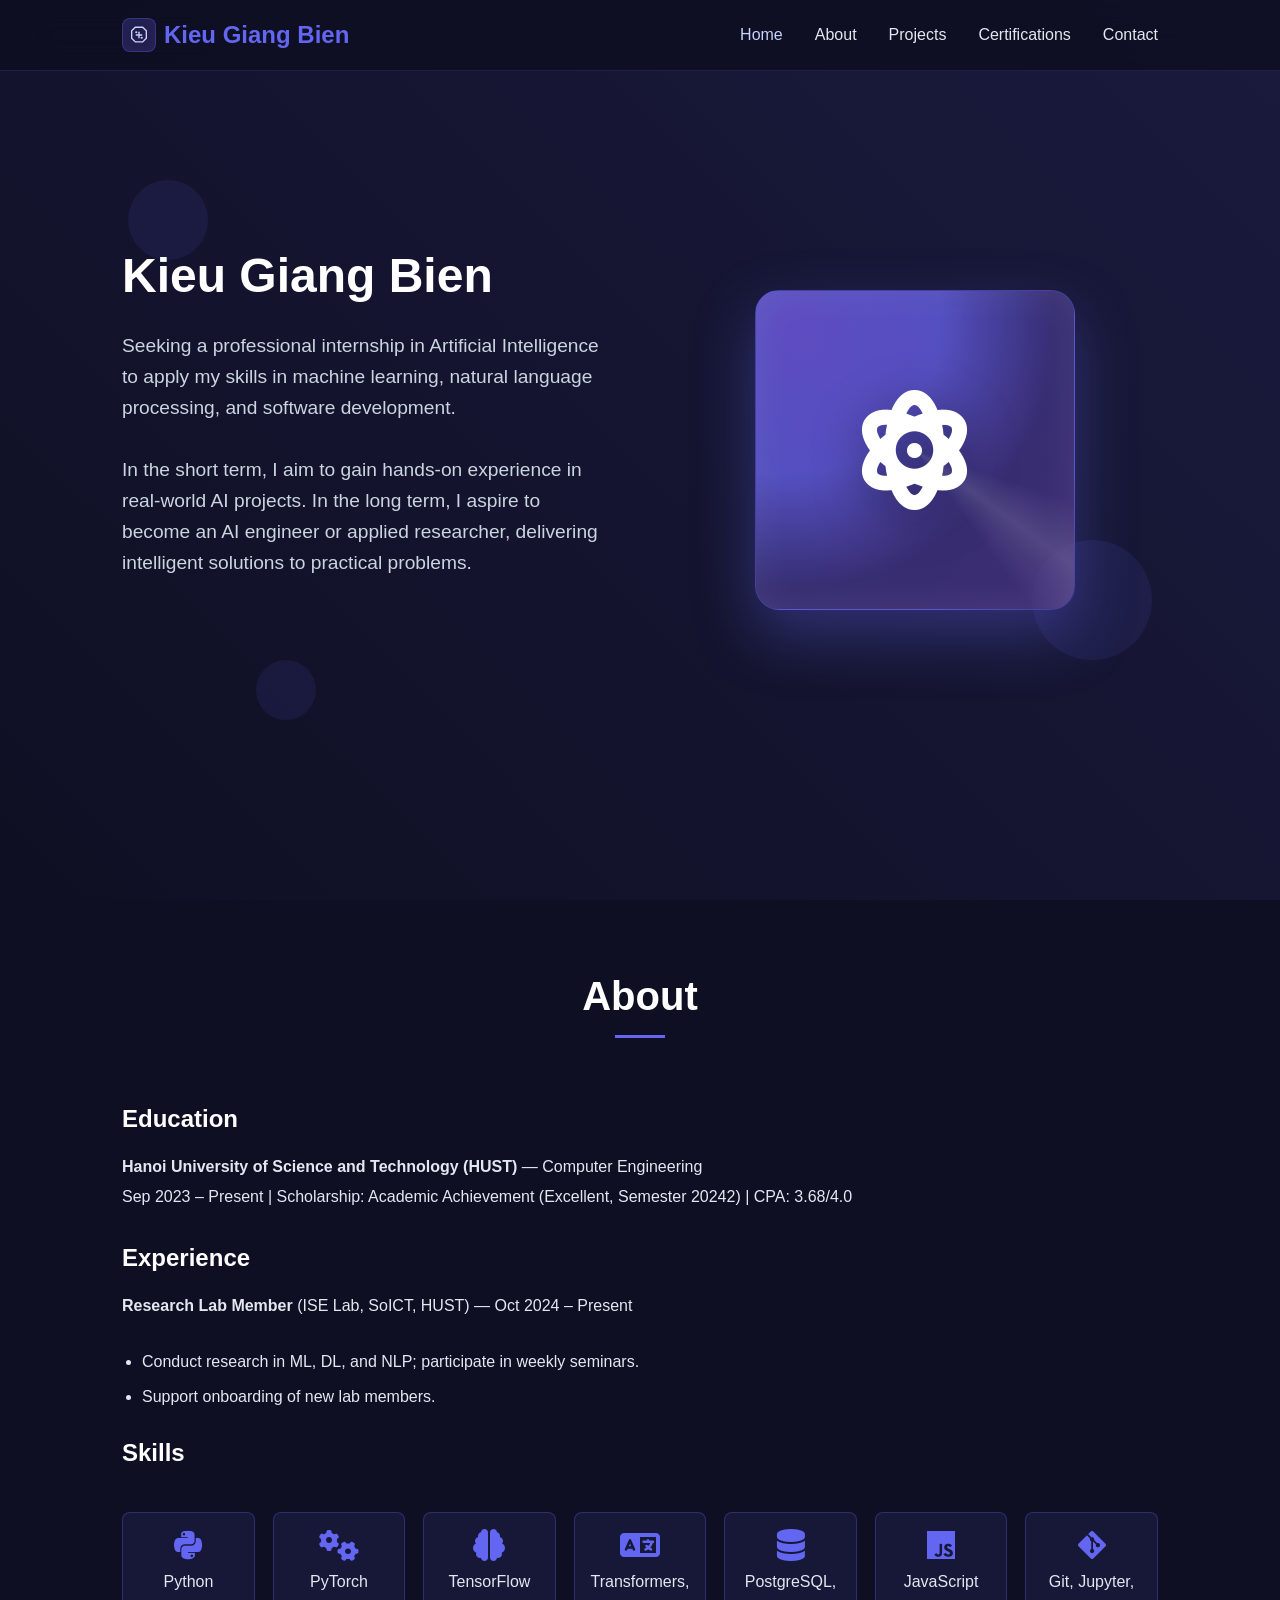
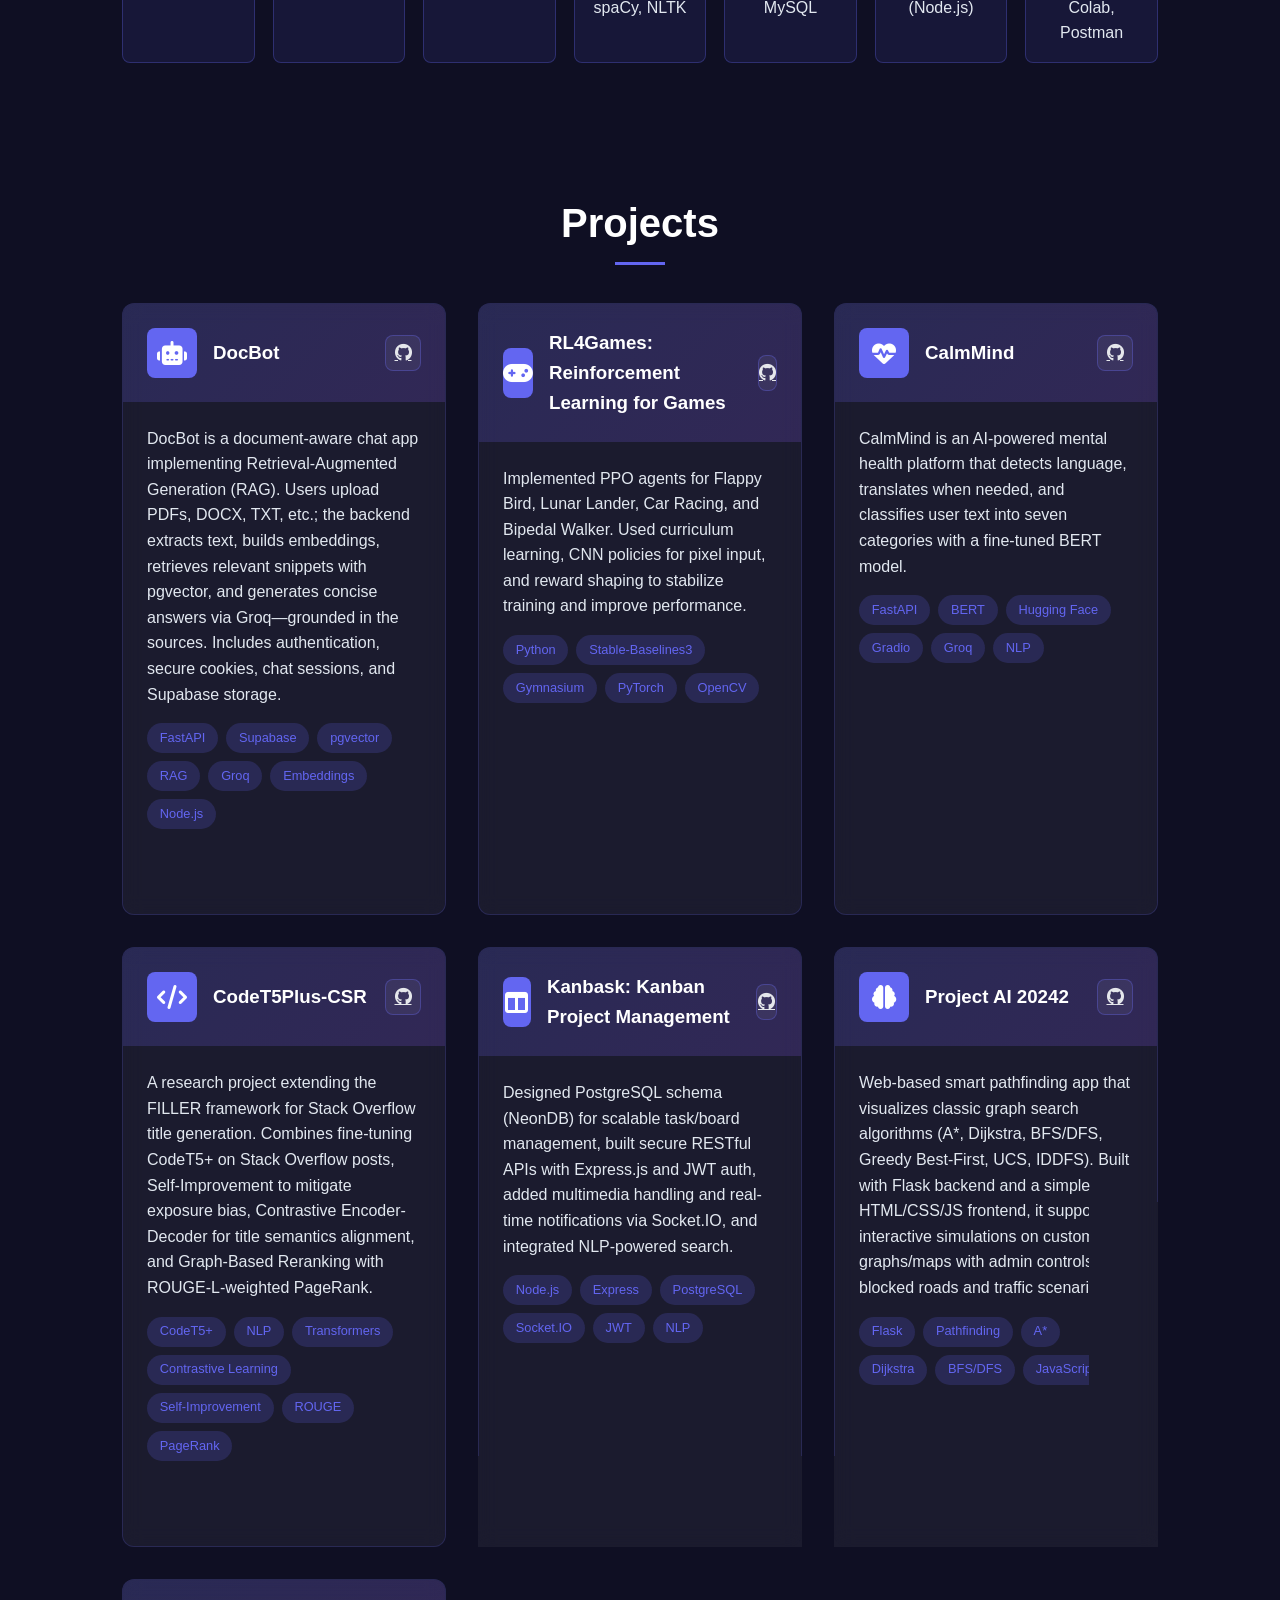
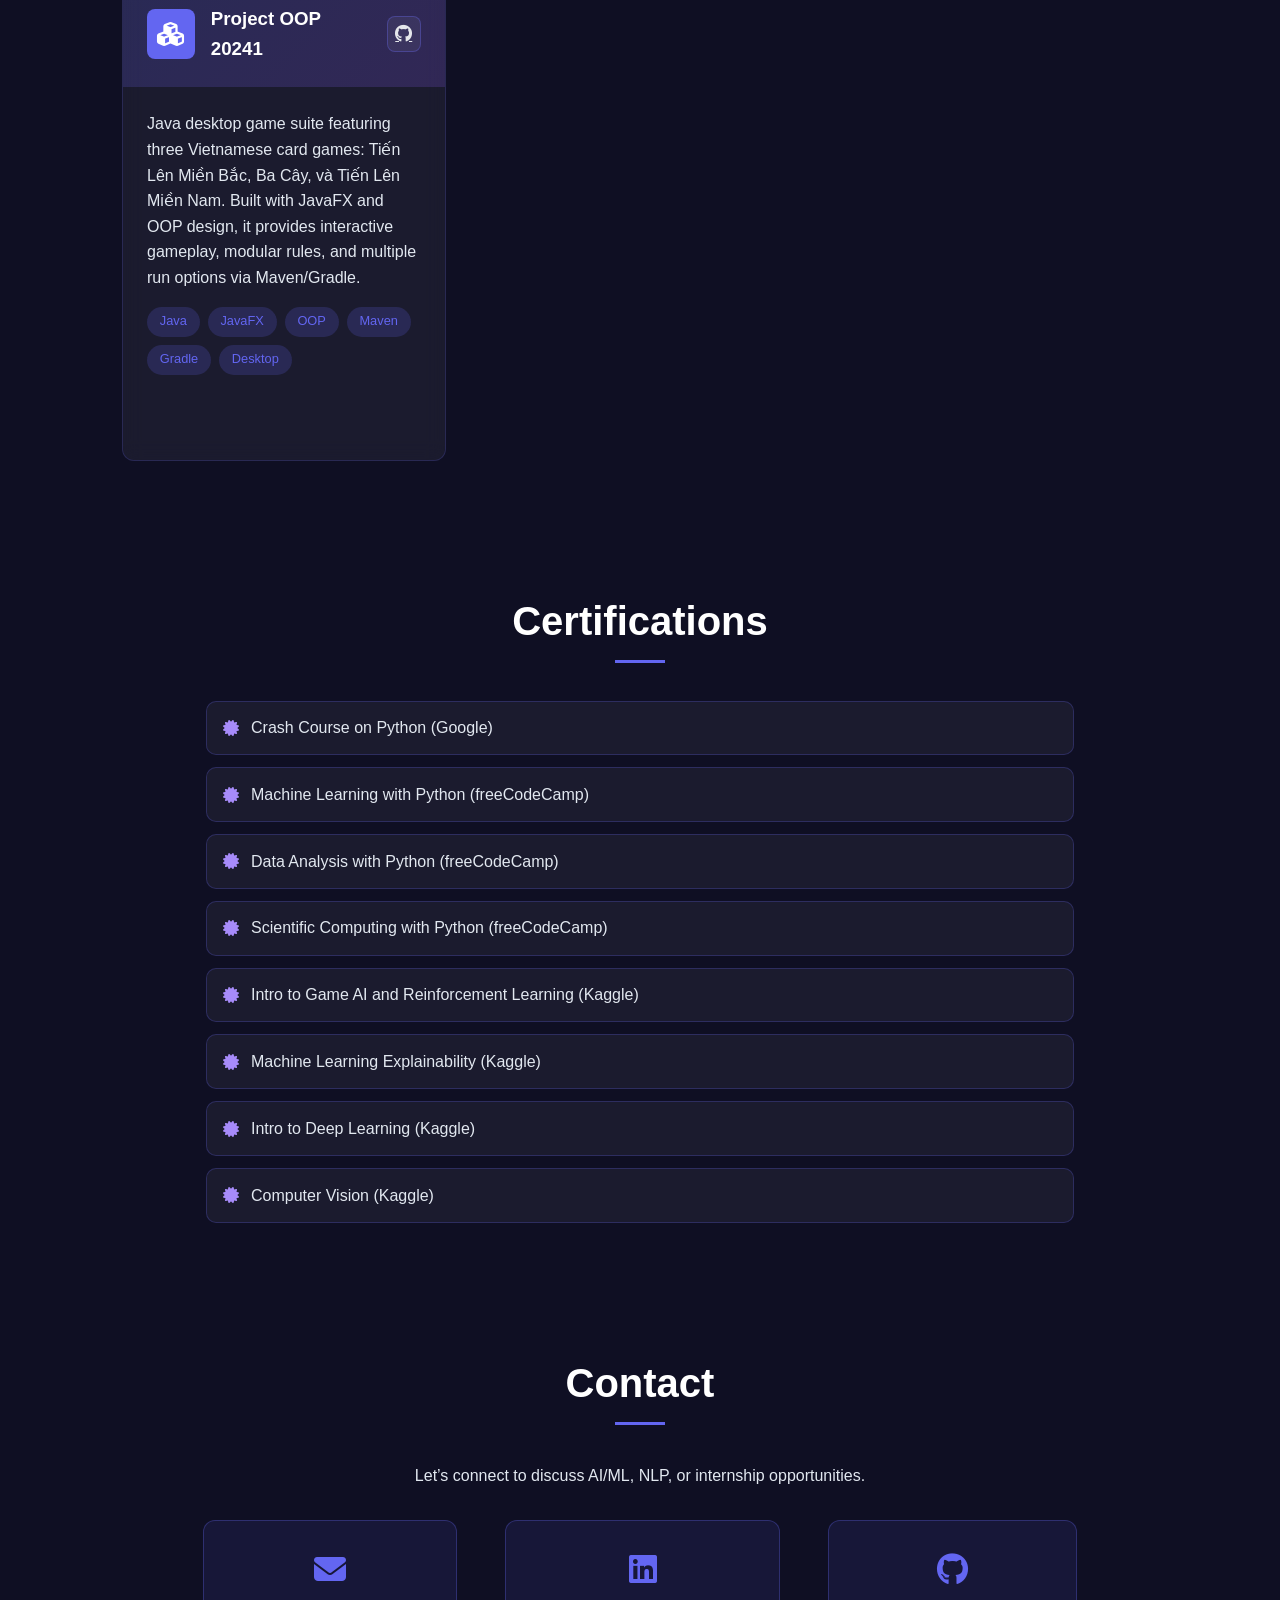
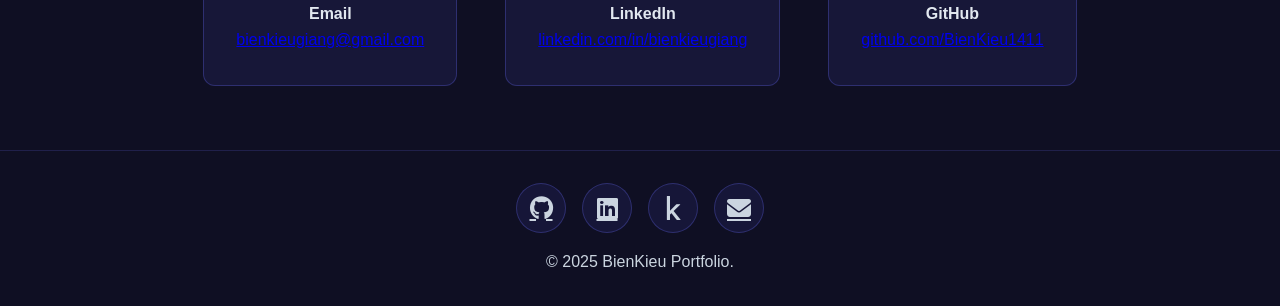
<file: index.html>
<!DOCTYPE html>
<html lang="en">
<head>
    <meta charset="UTF-8">
    <meta name="viewport" content="width=device-width, initial-scale=1.0">
    <title>Kieu Giang Bien</title>
    <meta name="description" content="AI/ML portfolio of Kieu Giang Bien: Reinforcement Learning, NLP, full-stack projects, and research interests. Explore projects, certifications, and contact.">
    <meta property="og:title" content="Kieu Giang Bien – AI Portfolio">
    <meta property="og:description" content="Reinforcement Learning, NLP, and full-stack projects. View demos, code, and certifications.">
    <meta property="og:type" content="website">
    <meta property="og:url" content="https://bienkieu1411.github.io/Portfolio">
    <meta name="twitter:card" content="summary_large_image">
    <link href="https://cdnjs.cloudflare.com/ajax/libs/font-awesome/6.4.0/css/all.min.css" rel="stylesheet">
    <link rel="stylesheet" href="style.css">
</head>
<body>
    <a href="#main" class="skip-link">Skip to main content</a>
    <div class="bg-animation">
        <div class="floating-shapes">
            <div class="shape"></div>
            <div class="shape"></div>
            <div class="shape"></div>
        </div>
    </div>

    <header>
        <nav>
            <div class="logo">
                <span class="brand-icon" aria-hidden="true">
                    <svg width="22" height="22" viewBox="0 0 24 24" fill="none" xmlns="http://www.w3.org/2000/svg">
                        <path d="M8 3.5h8l4 4v8l-4 4H8l-4-4v-8l4-4z" stroke="currentColor" stroke-width="1.5" fill="none"/>
                        <path d="M9 12h6" stroke="currentColor" stroke-width="1.5" stroke-linecap="round"/>
                        <path d="M12 9v6" stroke="currentColor" stroke-width="1.5" stroke-linecap="round"/>
                        <circle cx="9" cy="9" r="1.2" fill="currentColor"/>
                        <circle cx="15" cy="15" r="1.2" fill="currentColor"/>
                    </svg>
                </span>
                Kieu Giang Bien
            </div>
            <ul class="nav-links">
                <li><a href="#home">Home</a></li>
                <li><a href="#about">About</a></li>
                <li><a href="#projects">Projects</a></li>
                <li><a href="#certifications">Certifications</a></li>
                <li><a href="#contact">Contact</a></li>
            </ul>
        </nav>
    </header>

    <!-- Scroll progress bar -->
    <div id="scroll-progress" aria-hidden="true"></div>

    <main id="main">
    <section id="home" class="hero">
        <div class="hero-content">
            <div class="hero-text">
                <h1>Kieu Giang Bien</h1>
                <p class="subtitle">Seeking a professional internship in Artificial Intelligence to apply my skills in machine learning, natural language processing, and software development.</p>
                <p class="subtitle">In the short term, I aim to gain hands-on experience in real-world AI projects. In the long term, I aspire to become an AI engineer or applied researcher, delivering intelligent solutions to practical problems.</p>
                
                <a href="#projects" class="cta-button">
                    <i class="fas fa-rocket"></i>
                    View Projects
                </a>
            </div>
            <div class="hero-visual">
                <div class="ai-icon">
                    <i class="fas fa-atom"></i>
                </div>
            </div>
        </div>
    </section>

    <section id="about" class="section">
        <div class="container">
            <h2 class="section-title reveal">About</h2>
            <div class="about-content reveal">
                <div class="about-text">

                    <h3>Education</h3>
                    <p><strong>Hanoi University of Science and Technology (HUST)</strong> — Computer Engineering<br>Sep 2023 – Present | Scholarship: Academic Achievement (Excellent, Semester 20242) | CPA: 3.68/4.0</p>

                    <h3>Experience</h3>
                    <p><strong>Research Lab Member</strong> (ISE Lab, SoICT, HUST) — Oct 2024 – Present</p>
                    <ul>
                        <li>Conduct research in ML, DL, and NLP; participate in weekly seminars.</li>
                        <li>Support onboarding of new lab members.</li>
                    </ul>

                    <h3>Skills</h3>
                    <div class="skills-grid">
                        <div class="skill-item"><i class="fab fa-python"></i><div>Python</div></div>
                        <div class="skill-item"><i class="fas fa-cogs"></i><div>PyTorch</div></div>
                        <div class="skill-item"><i class="fas fa-brain"></i><div>TensorFlow</div></div>
                        <div class="skill-item"><i class="fas fa-language"></i><div>Transformers, spaCy, NLTK</div></div>
                        <div class="skill-item"><i class="fas fa-database"></i><div>PostgreSQL, MySQL</div></div>
                        <div class="skill-item"><i class="fab fa-js"></i><div>JavaScript (Node.js)</div></div>
                        <div class="skill-item"><i class="fab fa-git-alt"></i><div>Git, Jupyter, Colab, Postman</div></div>
                    </div>
                </div>
            </div>
        </div>
    </section>

    <section id="projects" class="section">
        <div class="container">
            <h2 class="section-title reveal">Projects</h2>
            <div class="projects-grid reveal">
                <!-- 1) DocBot -->
                <div class="project-card" data-repo="https://github.com/BienKieu1411/DocBot">
                    <div class="project-header">
                        <div class="project-icon">
                            <i class="fas fa-robot"></i>
                        </div>
                        <h3><a class="project-title-link" href="https://github.com/BienKieu1411/DocBot" target="_blank" rel="noopener">DocBot</a></h3>
                        <a class="repo-link" href="https://github.com/BienKieu1411/DocBot" target="_blank" rel="noopener" aria-label="Open DocBot repository"><i class="fab fa-github"></i></a>
                    </div>
                    <div class="project-content">
                        <p>DocBot is a document-aware chat app implementing Retrieval-Augmented Generation (RAG). Users upload PDFs, DOCX, TXT, etc.; the backend extracts text, builds embeddings, retrieves relevant snippets with pgvector, and generates concise answers via Groq—grounded in the sources. Includes authentication, secure cookies, chat sessions, and Supabase storage.</p>
                        <div class="project-tags">
                            <span class="project-tag">FastAPI</span>
                            <span class="project-tag">Supabase</span>
                            <span class="project-tag">pgvector</span>
                            <span class="project-tag">RAG</span>
                            <span class="project-tag">Groq</span>
                            <span class="project-tag">Embeddings</span>
                            <span class="project-tag">Node.js</span>
                        </div>
                        <p><a href="https://github.com/BienKieu1411/DocBot" target="_blank" rel="noopener" class="cta-button" style="margin-top:1rem; padding:0.6rem 1rem;">View on GitHub</a></p>
                    </div>
                </div>

                <!-- 2) RL4Games -->
                <div class="project-card" data-repo="https://github.com/BienKieu1411/RL4Games">
                    <div class="project-header">
                        <div class="project-icon">
                            <i class="fas fa-gamepad"></i>
                        </div>
                        <h3><a class="project-title-link" href="https://github.com/BienKieu1411/RL4Games" target="_blank" rel="noopener">RL4Games: Reinforcement Learning for Games</a></h3>
                        <a class="repo-link" href="https://github.com/BienKieu1411/RL4Games" target="_blank" rel="noopener" aria-label="Open RL4Games repository"><i class="fab fa-github"></i></a>
                    </div>
                    <div class="project-content">
                        <p>Implemented PPO agents for Flappy Bird, Lunar Lander, Car Racing, and Bipedal Walker. Used curriculum learning, CNN policies for pixel input, and reward shaping to stabilize training and improve performance.</p>
                        <div class="project-tags">
                            <span class="project-tag">Python</span>
                            <span class="project-tag">Stable-Baselines3</span>
                            <span class="project-tag">Gymnasium</span>
                            <span class="project-tag">PyTorch</span>
                            <span class="project-tag">OpenCV</span>
                        </div>
                        <p><a href="https://github.com/BienKieu1411/RL4Games" target="_blank" rel="noopener" class="cta-button" style="margin-top:1rem; padding:0.6rem 1rem;">View on GitHub</a></p>
                    </div>
                </div>

                <!-- 3) CalmMind -->
                <div class="project-card" data-repo="https://github.com/BienKieu1411/CalmMind">
                    <div class="project-header">
                        <div class="project-icon">
                            <i class="fas fa-heart-pulse"></i>
                        </div>
                        <h3><a class="project-title-link" href="https://github.com/BienKieu1411/CalmMind" target="_blank" rel="noopener">CalmMind</a></h3>
                        <a class="repo-link" href="https://github.com/BienKieu1411/CalmMind" target="_blank" rel="noopener" aria-label="Open CalmMind repository"><i class="fab fa-github"></i></a>
                    </div>
                    <div class="project-content">
                        <p>CalmMind is an AI-powered mental health platform that detects language, translates when needed, and classifies user text into seven categories with a fine‑tuned BERT model.</p>
                        <div class="project-tags">
                            <span class="project-tag">FastAPI</span>
                            <span class="project-tag">BERT</span>
                            <span class="project-tag">Hugging Face</span>
                            <span class="project-tag">Gradio</span>
                            <span class="project-tag">Groq</span>
                            <span class="project-tag">NLP</span>
                        </div>
                        <p><a href="https://github.com/BienKieu1411/CalmMind" target="_blank" rel="noopener" class="cta-button" style="margin-top:1rem; padding:0.6rem 1rem;">View on GitHub</a></p>
                    </div>
                </div>

                <!-- 4) CodeT5Plus-CSR -->
                <div class="project-card" data-repo="https://github.com/BienKieu1411/CodeT5Plus-CSR">
                    <div class="project-header">
                        <div class="project-icon">
                            <i class="fas fa-code"></i>
                        </div>
                        <h3><a class="project-title-link" href="https://github.com/BienKieu1411/CodeT5Plus-CSR" target="_blank" rel="noopener">CodeT5Plus-CSR</a></h3>
                        <a class="repo-link" href="https://github.com/BienKieu1411/CodeT5Plus-CSR" target="_blank" rel="noopener" aria-label="Open CodeT5Plus-CSR repository"><i class="fab fa-github"></i></a>
                    </div>
                    <div class="project-content">
                        <p>A research project extending the FILLER framework for Stack Overflow title generation. Combines fine-tuning CodeT5+ on Stack Overflow posts, Self-Improvement to mitigate exposure bias, Contrastive Encoder-Decoder for title semantics alignment, and Graph-Based Reranking with ROUGE-L-weighted PageRank.</p>
                        <div class="project-tags">
                            <span class="project-tag">CodeT5+</span>
                            <span class="project-tag">NLP</span>
                            <span class="project-tag">Transformers</span>
                            <span class="project-tag">Contrastive Learning</span>
                            <span class="project-tag">Self-Improvement</span>
                            <span class="project-tag">ROUGE</span>
                            <span class="project-tag">PageRank</span>
                        </div>
                        <p><a href="https://github.com/BienKieu1411/CodeT5Plus-CSR" target="_blank" rel="noopener" class="cta-button" style="margin-top:1rem; padding:0.6rem 1rem;">View on GitHub</a></p>
                    </div>
                </div>

                <!-- 5) Kanbask -->
                <div class="project-card" data-repo="https://github.com/chopbong/kanbask">
                    <div class="project-header">
                        <div class="project-icon">
                            <i class="fas fa-columns"></i>
                        </div>
                        <h3><a class="project-title-link" href="https://github.com/chopbong/kanbask" target="_blank" rel="noopener">Kanbask: Kanban Project Management</a></h3>
                        <a class="repo-link" href="https://github.com/chopbong/kanbask" target="_blank" rel="noopener" aria-label="Open Kanbask repository"><i class="fab fa-github"></i></a>
                    </div>
                    <div class="project-content">
                        <p>Designed PostgreSQL schema (NeonDB) for scalable task/board management, built secure RESTful APIs with Express.js and JWT auth, added multimedia handling and real-time notifications via Socket.IO, and integrated NLP-powered search.</p>
                        <div class="project-tags">
                            <span class="project-tag">Node.js</span>
                            <span class="project-tag">Express</span>
                            <span class="project-tag">PostgreSQL</span>
                            <span class="project-tag">Socket.IO</span>
                            <span class="project-tag">JWT</span>
                            <span class="project-tag">NLP</span>
                        </div>
                        <p><a href="https://github.com/chopbong/kanbask" target="_blank" rel="noopener" class="cta-button" style="margin-top:1rem; padding:0.6rem 1rem;">View on GitHub</a></p>
                    </div>
                </div>

                <!-- 6) Project AI 20242 -->
                <div class="project-card" data-repo="https://github.com/BienKieu1411/Project_AI_20242">
                    <div class="project-header">
                        <div class="project-icon">
                            <i class="fas fa-brain"></i>
                        </div>
                        <h3><a class="project-title-link" href="https://github.com/BienKieu1411/Project_AI_20242" target="_blank" rel="noopener">Project AI 20242</a></h3>
                        <a class="repo-link" href="https://github.com/BienKieu1411/Project_AI_20242" target="_blank" rel="noopener" aria-label="Open Project AI 20242 repository"><i class="fab fa-github"></i></a>
                    </div>
                    <div class="project-content">
                        <p>Web-based smart pathfinding app that visualizes classic graph search algorithms (A*, Dijkstra, BFS/DFS, Greedy Best‑First, UCS, IDDFS). Built with Flask backend and a simple HTML/CSS/JS frontend, it supports interactive simulations on custom graphs/maps with admin controls for blocked roads and traffic scenarios.</p>
                        <div class="project-tags">
                            <span class="project-tag">Flask</span>
                            <span class="project-tag">Pathfinding</span>
                            <span class="project-tag">A*</span>
                            <span class="project-tag">Dijkstra</span>
                            <span class="project-tag">BFS/DFS</span>
                            <span class="project-tag">JavaScript</span>
                        </div>
                        <p><a href="https://github.com/BienKieu1411/Project_AI_20242" target="_blank" rel="noopener" class="cta-button" style="margin-top:1rem; padding:0.6rem 1rem;">View on GitHub</a></p>
                    </div>
                </div>

                <!-- 7) Project OOP 20241 -->
                <div class="project-card" data-repo="https://github.com/BienKieu1411/Project_OOP_20241">
                    <div class="project-header">
                        <div class="project-icon">
                            <i class="fas fa-cubes"></i>
                        </div>
                        <h3><a class="project-title-link" href="https://github.com/BienKieu1411/Project_OOP_20241" target="_blank" rel="noopener">Project OOP 20241</a></h3>
                        <a class="repo-link" href="https://github.com/BienKieu1411/Project_OOP_20241" target="_blank" rel="noopener" aria-label="Open Project OOP 20241 repository"><i class="fab fa-github"></i></a>
                    </div>
                    <div class="project-content">
                        <p>Java desktop game suite featuring three Vietnamese card games: Tiến Lên Miền Bắc, Ba Cây, và Tiến Lên Miền Nam. Built with JavaFX and OOP design, it provides interactive gameplay, modular rules, and multiple run options via Maven/Gradle.</p>
                        <div class="project-tags">
                            <span class="project-tag">Java</span>
                            <span class="project-tag">JavaFX</span>
                            <span class="project-tag">OOP</span>
                            <span class="project-tag">Maven</span>
                            <span class="project-tag">Gradle</span>
                            <span class="project-tag">Desktop</span>
                        </div>
                        <p><a href="https://github.com/BienKieu1411/Project_OOP_20241" target="_blank" rel="noopener" class="cta-button" style="margin-top:1rem; padding:0.6rem 1rem;">View on GitHub</a></p>
                    </div>
                </div>
            </div>
        </div>
    </section>

    <section id="certifications" class="section">
        <div class="container">
            <h2 class="section-title reveal">Certifications</h2>
            <ul class="cert-list reveal">
                <li><i class="fas fa-certificate"></i> <a href="https://coursera.org/share/afd6e82c03add2a209b4c9055fec9885" target="_blank" rel="noopener">Crash Course on Python (Google)</a></li>
                <li><i class="fas fa-certificate"></i> <a href="https://www.freecodecamp.org/certification/bienkieu/machine-learning-with-python-v7" target="_blank" rel="noopener">Machine Learning with Python (freeCodeCamp)</a></li>
                <li><i class="fas fa-certificate"></i> <a href="https://www.freecodecamp.org/certification/bienkieu/data-analysis-with-python-v7" target="_blank" rel="noopener">Data Analysis with Python (freeCodeCamp)</a></li>
                <li><i class="fas fa-certificate"></i> <a href="https://www.freecodecamp.org/certification/bienkieu/scientific-computing-with-python-v7" target="_blank" rel="noopener">Scientific Computing with Python (freeCodeCamp)</a></li>
                <li><i class="fas fa-certificate"></i> <a href="https://www.kaggle.com/learn/certification/bienkieu/intro-to-game-ai-and-reinforcement-learning" target="_blank" rel="noopener">Intro to Game AI and Reinforcement Learning (Kaggle)</a></li>
                <li><i class="fas fa-certificate"></i> <a href="https://www.kaggle.com/learn/certification/bienkieu/machine-learning-explainability" target="_blank" rel="noopener">Machine Learning Explainability (Kaggle)</a></li>
                <li><i class="fas fa-certificate"></i> <a href="https://www.kaggle.com/learn/certification/bienkieu/intro-to-deep-learning" target="_blank" rel="noopener">Intro to Deep Learning (Kaggle)</a></li>
                <li><i class="fas fa-certificate"></i> <a href="https://www.kaggle.com/learn/certification/bienkieu/computer-vision" target="_blank" rel="noopener">Computer Vision (Kaggle)</a></li>
            </ul>
        </div>
    </section>

    <section id="contact" class="section">
        <div class="container">
            <h2 class="section-title reveal">Contact</h2>
            <div class="contact-content reveal">
                <p>Let’s connect to discuss AI/ML, NLP, or internship opportunities.</p>
                <div class="contact-info">
                    <div class="contact-item">
                        <i class="fas fa-envelope"></i>
                        <div>
                            <strong>Email</strong>
                            <p><a href="mailto:bienkieugiang@gmail.com">bienkieugiang@gmail.com</a></p>
                        </div>
                    </div>
                    <div class="contact-item">
                        <i class="fab fa-linkedin"></i>
                        <div>
                            <strong>LinkedIn</strong>
                            <p><a href="https://www.linkedin.com/in/bienkieugiang" target="_blank" rel="noopener">linkedin.com/in/bienkieugiang</a></p>
                        </div>
                    </div>
                    <div class="contact-item">
                        <i class="fab fa-github"></i>
                        <div>
                            <strong>GitHub</strong>
                            <p><a href="https://github.com/BienKieu1411" target="_blank" rel="noopener">github.com/BienKieu1411</a></p>
                        </div>
                    </div>
                </div>
            </div>
        </div>
    </section>
    </main>

    <footer>
        <div class="container">
            <div class="social-links">
                <a href="https://github.com/BienKieu1411" target="_blank" rel="noopener"><i class="fab fa-github"></i></a>
                <a href="https://www.linkedin.com/in/bienkieugiang" target="_blank" rel="noopener"><i class="fab fa-linkedin"></i></a>
                <a href="https://www.kaggle.com/bienkieu" target="_blank" rel="noopener"><i class="fab fa-kaggle"></i></a>
                <a href="mailto:bienkieugiang@gmail.com"><i class="fas fa-envelope"></i></a>
            </div>
            <p>&copy; 2025 BienKieu Portfolio.</p>
        </div>
    </footer>
    <button id="back-to-top" aria-label="Back to top" title="Back to top"><i class="fas fa-arrow-up"></i></button>

    <script src="script.js"></script>
</body>
</html>
</file>
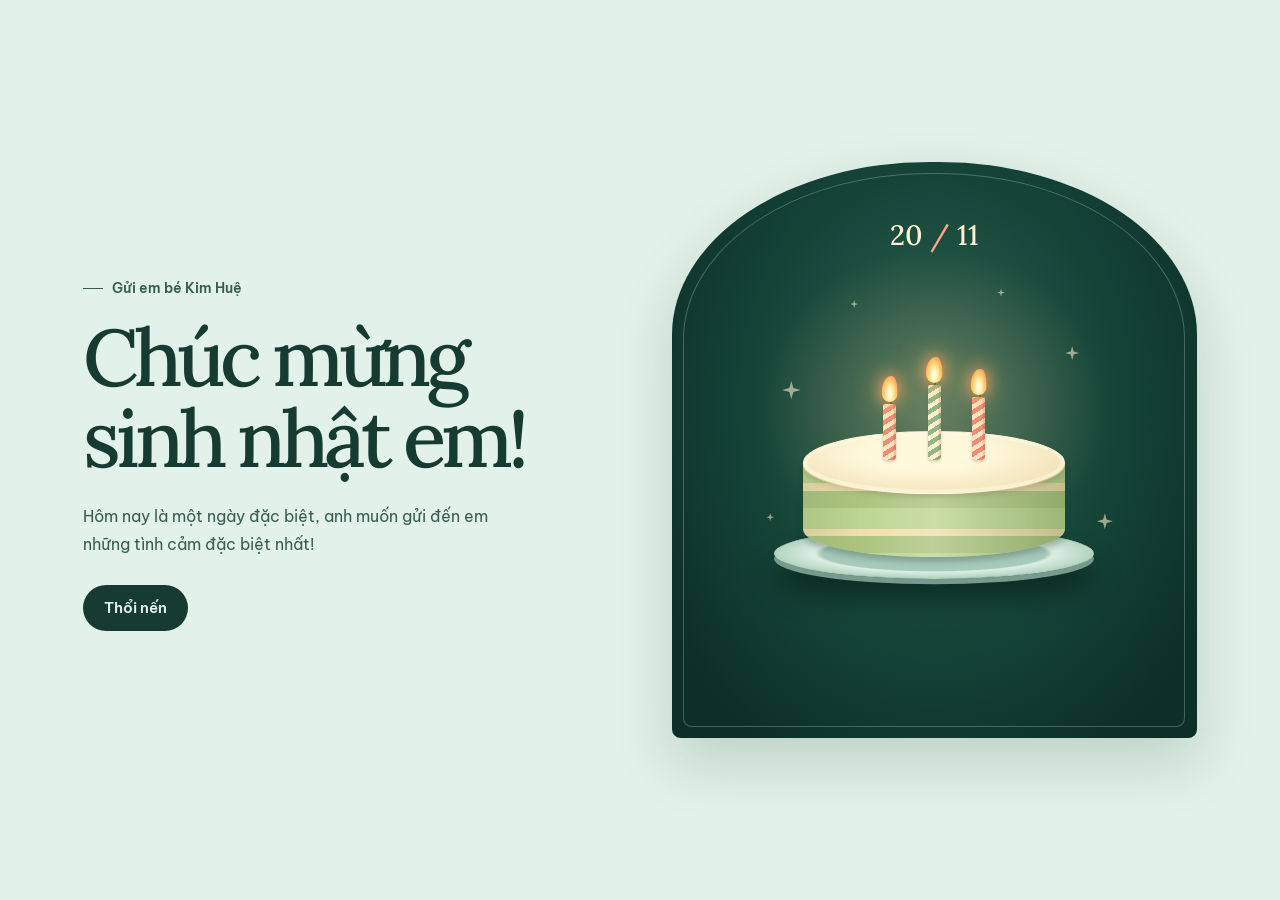
<file: birthday/index.html>
<!doctype html>
<html lang="vi">
<head>
    <meta charset="utf-8">
    <meta name="viewport" content="width=device-width, initial-scale=1">
    <meta name="theme-color" content="#e2f1e9">
    <meta name="description" content="Một lời chúc sinh nhật anh gửi em ngày 20/11.">
    <title>Chúc mừng sinh nhật em!</title>
    <link rel="preconnect" href="https://fonts.googleapis.com">
    <link rel="preconnect" href="https://fonts.gstatic.com" crossorigin>
    <link href="https://fonts.googleapis.com/css2?family=Be+Vietnam+Pro:wght@400;500;600&family=Lora:wght@500;600&display=swap" rel="stylesheet">
    <link rel="stylesheet" href="style.css">
    <script src="script.js" defer></script>
</head>
<body>
    <main class="birthday">
        <header class="greeting">
            <p class="dedication">Gửi em bé Kim Huệ</p>
            <h1>Chúc mừng<br>sinh nhật em!</h1>
            <p class="intro">Hôm nay là một ngày đặc biệt, anh muốn gửi đến em những tình cảm đặc biệt nhất!</p>
        </header>

        <div class="cake-scene">
            <time class="birthday-date" datetime="2026-11-20">20<span>/</span>11</time>
            <div class="stars" aria-hidden="true"><i></i><i></i><i></i><i></i><i></i><i></i></div>
            <div class="cake-glow" aria-hidden="true"></div>
            <div class="cake" aria-hidden="true">
                <div class="plate"></div>
                <div class="cake-sponge"></div>
                <div class="icing-rim"></div>
                <div class="cake-top"></div>
                <div class="candles">
                    <i class="candle"><span class="flame"></span><span class="smoke"></span></i>
                    <i class="candle"><span class="flame"></span><span class="smoke"></span></i>
                    <i class="candle"><span class="flame"></span><span class="smoke"></span></i>
                </div>
            </div>
            <div class="confetti" aria-hidden="true"><i></i><i></i><i></i><i></i><i></i><i></i><i></i><i></i></div>
        </div>

        <div class="birthday-action" id="birthday-action" hidden>
            <button type="button" id="blow-candles" aria-controls="birthday-letter" aria-expanded="false">Thổi nến</button>
        </div>

        <section class="birthday-letter" id="birthday-letter" aria-labelledby="letter-title">
            <h2 id="letter-title" tabindex="-1">Đôi lời anh muốn gửi đến em</h2>
            <p>Anh chúc em tuổi mới gặp nhiều chuyện vui. Mấy điều em đang mong, anh hy vọng em sẽ sớm có được. Còn hôm nào có chuyện hay thì nhớ kể anh nghe với nhé.</p>
            <p>Anh mong sắp tới được gặp em nhiều hơn. Có khi chỉ là đi dạo một vòng rồi kể nhau nghe hôm nay có gì vui, anh cũng thấy thích rồi.</p>
            <p class="sign-off">Sinh nhật vui vẻ nha em &lt;3</p>
        </section>
    </main>
</body>
</html>
</file>
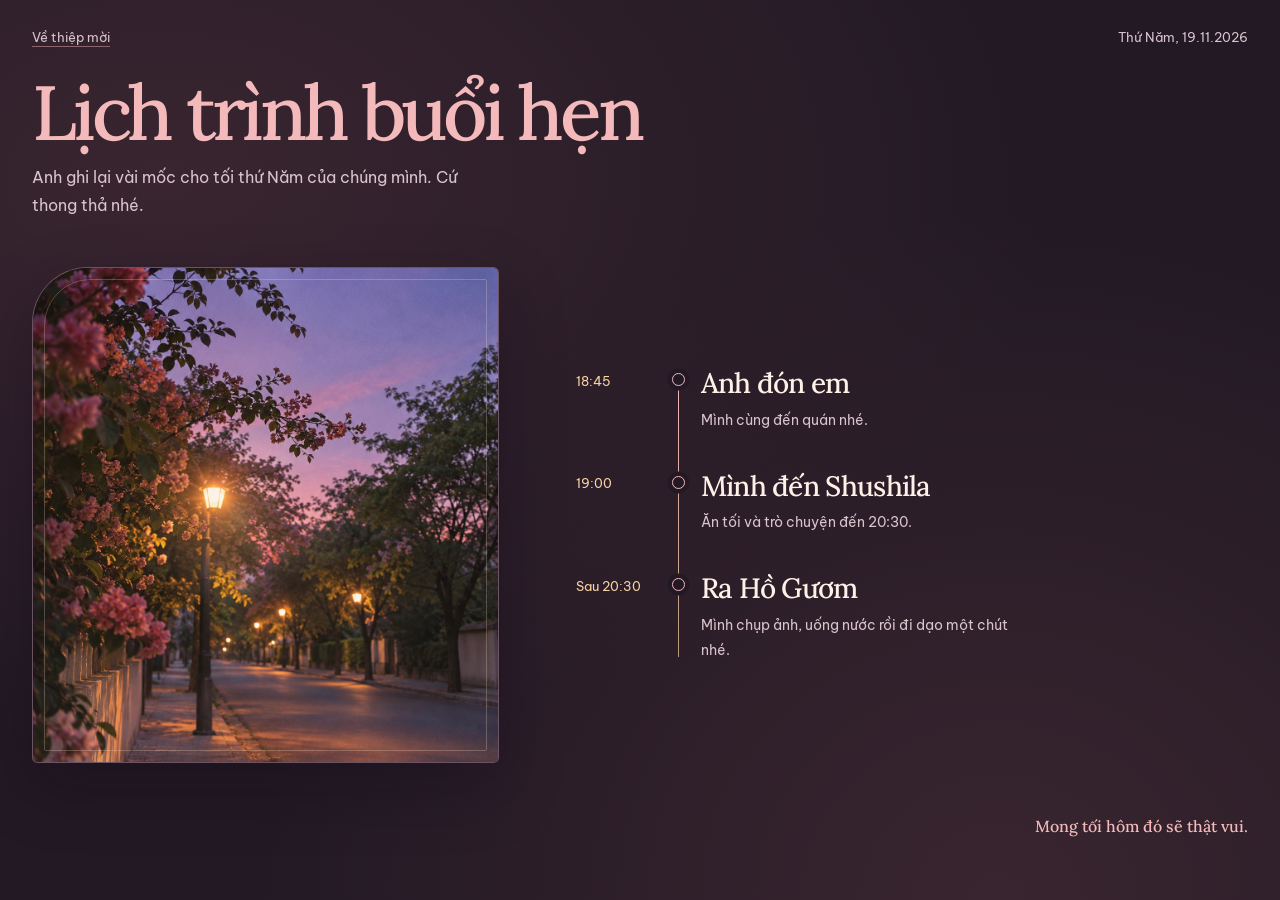
<file: first-date-plan/index.html>
<!doctype html>
<html lang="vi">
<head>
    <meta charset="utf-8">
    <meta name="viewport" content="width=device-width, initial-scale=1">
    <meta name="theme-color" content="#221924">
    <meta name="description" content="Lịch trình first date: ăn tối ở Shushila, rồi chụp ảnh, uống nước và đi dạo quanh Hồ Gươm.">
    <meta property="og:title" content="Lịch trình buổi hẹn">
    <meta property="og:description" content="Thứ Năm, 19/11/2026 — ăn tối ở Shushila, rồi chụp ảnh, uống nước và đi dạo quanh Hồ Gươm.">
    <meta property="og:type" content="website">
    <meta property="og:url" content="https://bienkieu1411.github.io/Portfolio/first-date-plan/">
    <title>Lịch trình buổi hẹn | Gửi em</title>
    <link rel="preconnect" href="https://fonts.googleapis.com">
    <link rel="preconnect" href="https://fonts.gstatic.com" crossorigin>
    <link href="https://fonts.googleapis.com/css2?family=Be+Vietnam+Pro:wght@400;500;600&family=Lora:wght@500;600&display=swap" rel="stylesheet">
    <link rel="stylesheet" href="style.css?v=route-center">
</head>
<body>
    <main class="plan-page">
        <nav class="page-nav" aria-label="Điều hướng">
            <a href="../first-date/">Về thiệp mời</a>
            <span>Thứ Năm, 19.11.2026</span>
        </nav>

        <header class="page-intro">
            <h1>Lịch trình buổi hẹn</h1>
            <p>Anh ghi lại vài mốc cho tối thứ Năm của chúng mình. Cứ thong thả nhé.</p>
        </header>

        <div class="plan-layout">
            <figure class="evening-scene" aria-hidden="true">
                <img src="../first-date/blue-hour.jpg" alt="">
                <span class="scene-haze"></span>
                <span class="scene-frame"></span>
            </figure>

            <section class="itinerary" aria-labelledby="itinerary-title">
                <h2 id="itinerary-title" class="visually-hidden">Các mốc trong buổi hẹn</h2>
                <ol class="plan-stops">
                    <li class="plan-stop">
                        <time class="stop-time" datetime="2026-11-19T18:45:00+07:00">18:45</time>
                        <span class="stop-marker" aria-hidden="true"></span>
                        <div class="stop-copy">
                            <h3>Anh đón em</h3>
                            <p>Mình cùng đến quán nhé.</p>
                        </div>
                    </li>
                    <li class="plan-stop">
                        <time class="stop-time" datetime="2026-11-19T19:00:00+07:00">19:00</time>
                        <span class="stop-marker" aria-hidden="true"></span>
                        <div class="stop-copy">
                            <h3>Mình đến Shushila</h3>
                            <p>Ăn tối và trò chuyện đến 20:30.</p>
                        </div>
                    </li>
                    <li class="plan-stop">
                        <span class="stop-time">Sau 20:30</span>
                        <span class="stop-marker" aria-hidden="true"></span>
                        <div class="stop-copy">
                            <h3>Ra Hồ Gươm</h3>
                            <p>Mình chụp ảnh, uống nước rồi đi dạo một chút nhé.</p>
                        </div>
                    </li>
                </ol>
            </section>
        </div>

        <p class="closing-note">Mong tối hôm đó sẽ thật vui.</p>
    </main>
</body>
</html>
</file>
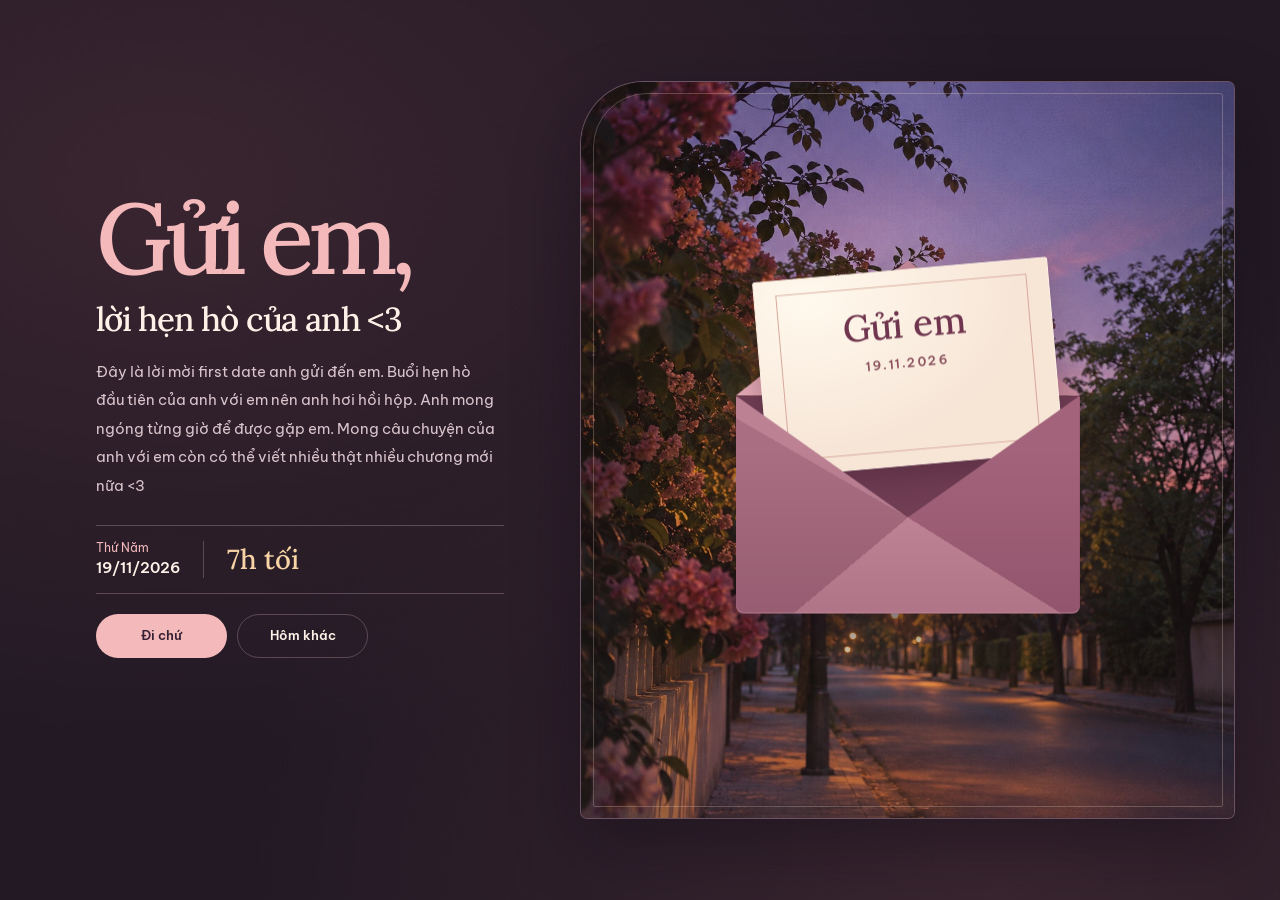
<file: first-date/index.html>
<!doctype html>
<html lang="vi">
<head>
    <meta charset="utf-8">
    <meta name="viewport" content="width=device-width, initial-scale=1">
    <meta name="theme-color" content="#221924">
    <meta name="description" content="Lời mời first date. 7h tối, thứ Năm 19/11/2026.">
    <meta property="og:title" content="Gửi em, lời hẹn hò của anh &lt;3">
    <meta property="og:description" content="7h tối, thứ Năm 19/11/2026.">
    <meta property="og:type" content="website">
    <meta property="og:url" content="https://bienkieu1411.github.io/Portfolio/first-date/">
    <title>Gửi em, lời hẹn hò của anh &lt;3</title>
    <link rel="preconnect" href="https://fonts.googleapis.com">
    <link rel="preconnect" href="https://fonts.gstatic.com" crossorigin>
    <link href="https://fonts.googleapis.com/css2?family=Be+Vietnam+Pro:wght@400;500;600&family=Lora:wght@500;600&display=swap" rel="stylesheet">
    <link rel="stylesheet" href="style.css?v=invite-copy">
    <script src="script.js?v=reply-note" defer></script>
    <script src="motion.js?v=twilight" defer></script>
</head>
<body>
    <main class="invitation" aria-labelledby="invitation-title">
        <div class="evening-photo">
            <img src="blue-hour.jpg" alt="" fetchpriority="high">
            <div class="motion-scene" id="motion-scene" aria-hidden="true" hidden>
                <div class="scene-light"></div>
                <div class="glints">
                    <i></i><i></i><i></i><i></i><i></i>
                </div>
                <div class="animated-envelope">
                    <div class="envelope-back"></div>
                    <div class="animated-card">
                        <span>Gửi em</span>
                        <time datetime="2026-11-19T19:00:00+07:00">19.11.2026</time>
                    </div>
                    <div class="envelope-pocket"></div>
                    <div class="envelope-flap"></div>
                    <div class="envelope-seal">♡</div>
                </div>
            </div>
        </div>

        <article class="invite-copy">
            <h1 id="invitation-title">Gửi em,</h1>
            <p class="invitation-subtitle">lời hẹn hò của anh &lt;3</p>
            <p class="letter-copy">Đây là lời mời first date anh gửi đến em. Buổi hẹn hò đầu tiên của anh với em nên anh hơi hồi hộp. Anh mong ngóng từng giờ để được gặp em. Mong câu chuyện của anh với em còn có thể viết nhiều thật nhiều chương mới nữa &lt;3</p>

            <div class="details">
                <time datetime="2026-11-19T19:00:00+07:00">
                    <span class="event-day"><span>Thứ Năm</span><strong>19/11/2026</strong></span>
                    <span class="event-hour">7h tối</span>
                </time>
            </div>

            <div class="reply-options" id="reply-options" hidden>
                <button class="primary" id="reply-yes" type="button">Đi chứ</button>
                <span class="runaway" id="reply-later" aria-hidden="true">Hôm khác</span>
            </div>

            <div class="reply-result" id="reply-result" hidden>
                <p class="reply-message" id="reply-message" tabindex="-1">Biết sẽ được gặp em làm anh vui cả ngày rồi! Hẹn em vào buổi first date nhé! Mong em sẽ thấy vui với buổi hẹn hò này của chúng mình.</p>
                <a class="schedule-link" href="../first-date-plan/">Xem lịch trình buổi hẹn</a>
                <button class="back" id="reply-again" type="button">Quay lại</button>
            </div>
        </article>
    </main>
</body>
</html>
</file>
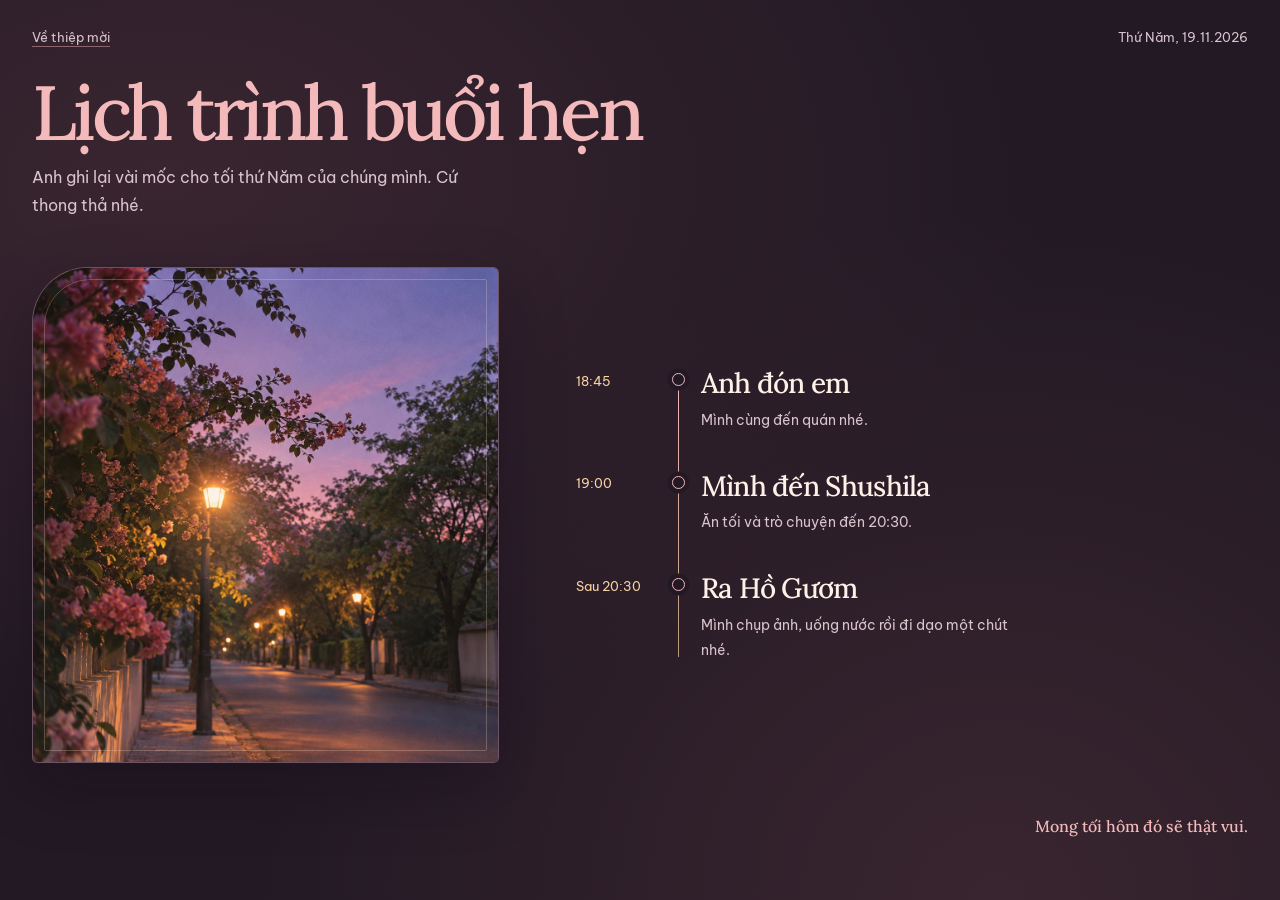
<file: hue-first-date-plan/index.html>
<!doctype html>
<html lang="vi">
<head>
    <meta charset="utf-8">
    <meta name="viewport" content="width=device-width, initial-scale=1">
    <meta name="theme-color" content="#221924">
    <meta name="description" content="Lịch trình first date: ăn tối ở Shushila, rồi chụp ảnh, uống nước và đi dạo quanh Hồ Gươm.">
    <meta property="og:title" content="Lịch trình buổi hẹn">
    <meta property="og:description" content="Thứ Năm, 19/11/2026 — ăn tối ở Shushila, rồi chụp ảnh, uống nước và đi dạo quanh Hồ Gươm.">
    <meta property="og:type" content="website">
    <meta property="og:url" content="https://bienkieu1411.github.io/Portfolio/hue-first-date-plan/">
    <title>Lịch trình buổi hẹn | Gửi em</title>
    <link rel="preconnect" href="https://fonts.googleapis.com">
    <link rel="preconnect" href="https://fonts.gstatic.com" crossorigin>
    <link href="https://fonts.googleapis.com/css2?family=Be+Vietnam+Pro:wght@400;500;600&family=Lora:wght@500;600&display=swap" rel="stylesheet">
    <link rel="stylesheet" href="style.css?v=first-evening">
</head>
<body>
    <main class="plan-page">
        <nav class="page-nav" aria-label="Điều hướng">
            <a href="../hue-first-date/">Về thiệp mời</a>
            <span>Thứ Năm, 19.11.2026</span>
        </nav>

        <header class="page-intro">
            <h1>Lịch trình buổi hẹn</h1>
            <p>Anh ghi lại vài mốc cho tối thứ Năm của chúng mình. Cứ thong thả nhé.</p>
        </header>

        <div class="plan-layout">
            <figure class="evening-scene" aria-hidden="true">
                <img src="../hue-first-date/blue-hour.jpg" alt="">
                <span class="scene-haze"></span>
                <span class="scene-frame"></span>
            </figure>

            <section class="itinerary" aria-labelledby="itinerary-title">
                <h2 id="itinerary-title" class="visually-hidden">Các mốc trong buổi hẹn</h2>
                <ol class="plan-stops">
                    <li class="plan-stop">
                        <time class="stop-time" datetime="2026-11-19T18:45:00+07:00">18:45</time>
                        <span class="stop-marker" aria-hidden="true"></span>
                        <div class="stop-copy">
                            <h3>Anh đón em</h3>
                            <p>Mình cùng đến quán nhé.</p>
                        </div>
                    </li>
                    <li class="plan-stop">
                        <time class="stop-time" datetime="2026-11-19T19:00:00+07:00">19:00</time>
                        <span class="stop-marker" aria-hidden="true"></span>
                        <div class="stop-copy">
                            <h3>Mình đến Shushila</h3>
                            <p>Ăn tối và trò chuyện đến 20:30.</p>
                        </div>
                    </li>
                    <li class="plan-stop">
                        <span class="stop-time">Sau 20:30</span>
                        <span class="stop-marker" aria-hidden="true"></span>
                        <div class="stop-copy">
                            <h3>Ra Hồ Gươm</h3>
                            <p>Mình chụp ảnh, uống nước rồi đi dạo một chút nhé.</p>
                        </div>
                    </li>
                </ol>
            </section>
        </div>

        <p class="closing-note">Mong tối hôm đó sẽ thật vui.</p>
    </main>
</body>
</html>
</file>
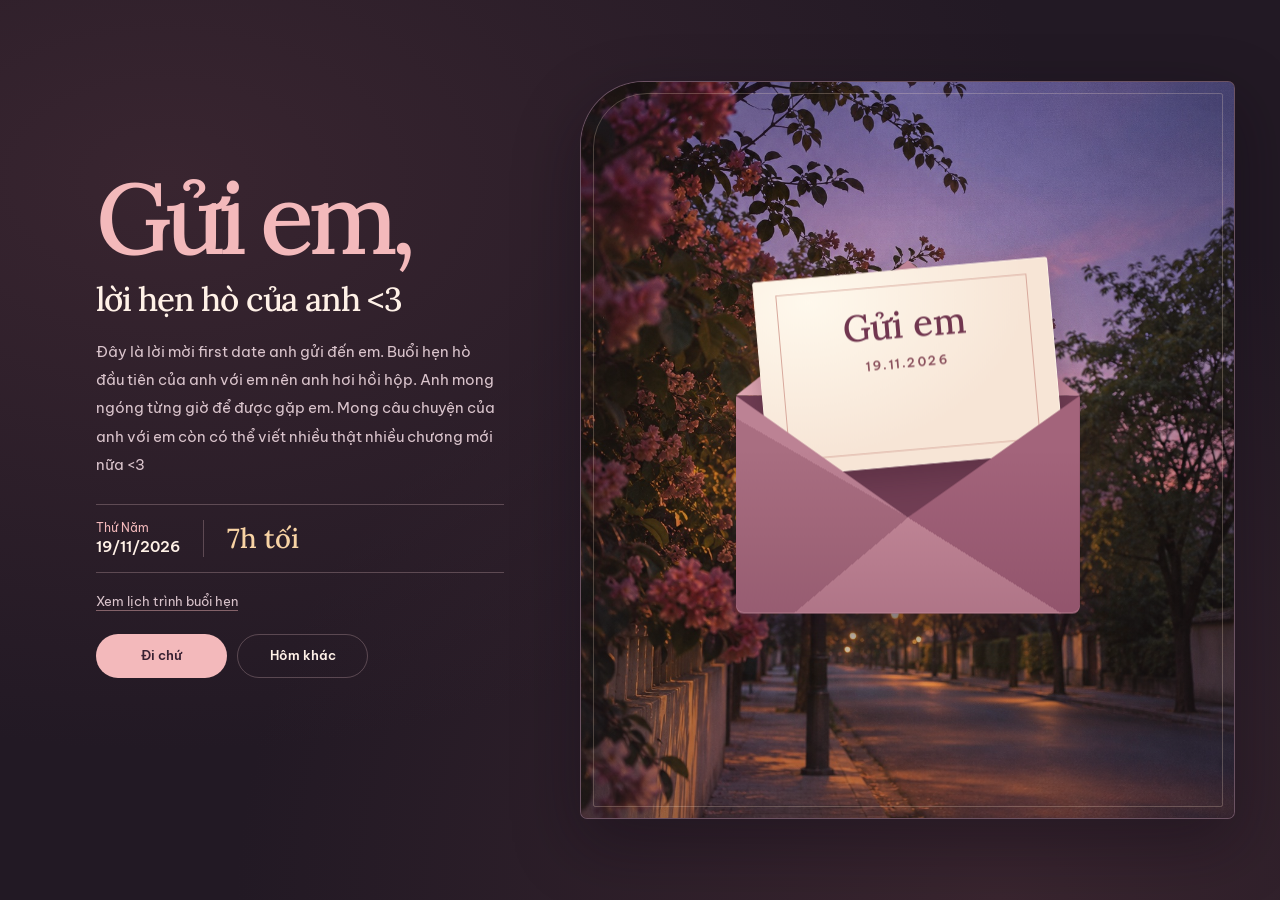
<file: hue-first-date/index.html>
<!doctype html>
<html lang="vi">
<head>
    <meta charset="utf-8">
    <meta name="viewport" content="width=device-width, initial-scale=1">
    <meta name="theme-color" content="#221924">
    <meta name="description" content="Lời mời first date. 7h tối, thứ Năm 19/11/2026.">
    <meta property="og:title" content="Gửi em, lời hẹn hò của anh &lt;3">
    <meta property="og:description" content="7h tối, thứ Năm 19/11/2026.">
    <meta property="og:type" content="website">
    <meta property="og:url" content="https://bienkieu1411.github.io/Portfolio/hue-first-date/">
    <title>Gửi em, lời hẹn hò của anh &lt;3</title>
    <link rel="preconnect" href="https://fonts.googleapis.com">
    <link rel="preconnect" href="https://fonts.gstatic.com" crossorigin>
    <link href="https://fonts.googleapis.com/css2?family=Be+Vietnam+Pro:wght@400;500;600&family=Lora:wght@500;600&display=swap" rel="stylesheet">
    <link rel="stylesheet" href="style.css?v=invite-copy">
    <script src="script.js?v=reply-note" defer></script>
    <script src="motion.js?v=twilight" defer></script>
</head>
<body>
    <main class="invitation" aria-labelledby="invitation-title">
        <div class="evening-photo">
            <img src="blue-hour.jpg" alt="" fetchpriority="high">
            <div class="motion-scene" id="motion-scene" aria-hidden="true" hidden>
                <div class="scene-light"></div>
                <div class="glints">
                    <i></i><i></i><i></i><i></i><i></i>
                </div>
                <div class="animated-envelope">
                    <div class="envelope-back"></div>
                    <div class="animated-card">
                        <span>Gửi em</span>
                        <time datetime="2026-11-19T19:00:00+07:00">19.11.2026</time>
                    </div>
                    <div class="envelope-pocket"></div>
                    <div class="envelope-flap"></div>
                    <div class="envelope-seal">♡</div>
                </div>
            </div>
        </div>

        <article class="invite-copy">
            <h1 id="invitation-title">Gửi em,</h1>
            <p class="invitation-subtitle">lời hẹn hò của anh &lt;3</p>
            <p class="letter-copy">Đây là lời mời first date anh gửi đến em. Buổi hẹn hò đầu tiên của anh với em nên anh hơi hồi hộp. Anh mong ngóng từng giờ để được gặp em. Mong câu chuyện của anh với em còn có thể viết nhiều thật nhiều chương mới nữa &lt;3</p>

            <div class="details">
                <time datetime="2026-11-19T19:00:00+07:00">
                    <span class="event-day"><span>Thứ Năm</span><strong>19/11/2026</strong></span>
                    <span class="event-hour">7h tối</span>
                </time>
            </div>

            <a class="schedule-link" href="../hue-first-date-plan/">Xem lịch trình buổi hẹn</a>

            <div class="reply-options" id="reply-options" hidden>
                <button class="primary" id="reply-yes" type="button">Đi chứ</button>
                <span class="runaway" id="reply-later" aria-hidden="true">Hôm khác</span>
            </div>

            <div class="reply-result" id="reply-result" hidden>
                <p class="reply-message" id="reply-message" tabindex="-1">Biết sẽ được gặp em làm anh vui cả ngày rồi! Hẹn em vào buổi first date nhé! Mong em sẽ thấy vui với buổi hẹn hò này của chúng mình.</p>
                <button class="back" id="reply-again" type="button">Quay lại</button>
            </div>
        </article>
    </main>
</body>
</html>
</file>
<file: style.css>
* {
    margin: 0;
    padding: 0;
    box-sizing: border-box;
}

body {
    font-family: 'Inter', -apple-system, BlinkMacSystemFont, sans-serif;
    line-height: 1.6;
    color: #2d3748;
    background: #0f0f23;
    overflow-x: hidden;
}

.skip-link {
    position: absolute;
    left: -999px;
    top: 0;
    background: #111827;
    color: #fff;
    padding: 0.5rem 0.75rem;
    border-radius: 6px;
    z-index: 2000;
}
.skip-link:focus {
    left: 1rem;
    top: 1rem;
    outline: 2px solid #8b5cf6;
}

.bg-animation {
    position: fixed;
    top: 0;
    left: 0;
    width: 100%;
    height: 100%;
    z-index: -1;
    background: linear-gradient(45deg, #0f0f23, #1a1a3e);
}

.floating-shapes {
    position: absolute;
    width: 100%;
    height: 100%;
    overflow: hidden;
}

.shape {
    position: absolute;
    background: rgba(99, 102, 241, 0.1);
    border-radius: 50%;
    animation: float 6s ease-in-out infinite;
}

.shape:nth-child(1) {
    width: 80px;
    height: 80px;
    top: 20%;
    left: 10%;
    animation-delay: 0s;
}

.shape:nth-child(2) {
    width: 120px;
    height: 120px;
    top: 60%;
    right: 10%;
    animation-delay: 2s;
}

.shape:nth-child(3) {
    width: 60px;
    height: 60px;
    bottom: 20%;
    left: 20%;
    animation-delay: 4s;
}

@keyframes float {
    0%, 100% { transform: translateY(0px) rotate(0deg); }
    50% { transform: translateY(-20px) rotate(10deg); }
}

header {
    position: fixed;
    top: 0;
    width: 100%;
    background: rgba(15, 15, 35, 0.9);
    backdrop-filter: blur(20px);
    z-index: 1000;
    padding: 1rem 0;
    border-bottom: 1px solid rgba(99, 102, 241, 0.2);
}

nav {
    display: flex;
    justify-content: space-between;
    align-items: center;
    max-width: 1100px;
    margin: 0 auto;
    padding: 0 2rem;
}

.logo {
    font-size: 1.5rem;
    font-weight: bold;
    color: #6366f1;
    display: flex;
    align-items: center;
    gap: 0.5rem;
}

.brand-icon {
    display: inline-flex;
    align-items: center;
    justify-content: center;
    width: 34px;
    height: 34px;
    border-radius: 8px;
    background: linear-gradient(135deg, rgba(99,102,241,0.18), rgba(139,92,246,0.18));
    border: 1px solid rgba(99,102,241,0.35);
    color: #c7d2fe;
    box-shadow: inset 0 0 18px rgba(99,102,241,0.12);
    position: relative;
    overflow: hidden;
}

.brand-icon::after {
    content: '';
    position: absolute;
    inset: -40% -40% auto auto;
    height: 2px;
    background: linear-gradient(90deg, transparent, rgba(255,255,255,0.6), transparent);
    transform: rotate(45deg);
    animation: brandShine 3.2s linear infinite;
}

@keyframes brandShine {
    0% { transform: rotate(45deg) translateX(-140%); opacity: 0; }
    10% { opacity: 1; }
    50% { opacity: 1; }
    100% { transform: rotate(45deg) translateX(240%); opacity: 0; }
}

.nav-links {
    display: flex;
    list-style: none;
    gap: 2rem;
}

.nav-links a {
    text-decoration: none;
    color: #e2e8f0;
    font-weight: 500;
    transition: all 0.3s ease;
    position: relative;
}

.nav-links a:hover {
    color: #6366f1;
}

.nav-links a::after {
    content: '';
    position: absolute;
    left: 0;
    bottom: -6px;
    width: 0;
    height: 2px;
    background: linear-gradient(90deg, #6366f1, #8b5cf6);
    transition: width 0.25s ease;
}

.nav-links a:hover::after,
.nav-links a:focus-visible::after {
    width: 100%;
}

.nav-links a.active {
    color: #c7d2fe;
}

.hero {
    min-height: 100vh;
    display: flex;
    align-items: center;
    color: white;
    position: relative;
}

.hero-content {
    max-width: 1100px;
    margin: 0 auto;
    padding: 0 2rem;
    display: grid;
    grid-template-columns: 1fr 1fr;
    gap: 4rem;
    align-items: center;
}

.hero-text h1 {
    font-size: 3rem;
    margin-bottom: 1rem;
    opacity: 0;
    animation: slideUp 1s ease-out 0.5s forwards;
}

.hero-text .highlight {
    color: #6366f1;
    position: relative;
}

.hero-text .subtitle {
    font-size: 1.2rem;
    color: #cbd5e0;
    margin-bottom: 2rem;
    opacity: 0;
    animation: slideUp 1s ease-out 0.7s forwards;
}

.cta-button {
    display: inline-flex;
    align-items: center;
    gap: 0.5rem;
    padding: 0.8rem 1.5rem;
    background: linear-gradient(135deg, #6366f1, #8b5cf6);
    color: white;
    text-decoration: none;
    border-radius: 8px;
    font-weight: 600;
    transition: all 0.3s ease;
    opacity: 0;
    animation: slideUp 1s ease-out 0.9s forwards;
}

.cta-button:hover {
    transform: translateY(-2px);
    box-shadow: 0 10px 25px rgba(99, 102, 241, 0.4);
}

.cta-button.glow {
    box-shadow: 0 0 0 rgba(99,102,241,0.6);
    animation: pulseGlow 2.5s ease-in-out infinite;
}

@keyframes pulseGlow {
    0% { box-shadow: 0 0 0 rgba(99,102,241,0.5); }
    50% { box-shadow: 0 0 32px rgba(99,102,241,0.55); }
    100% { box-shadow: 0 0 0 rgba(99,102,241,0.5); }
}

.hero-visual {
    display: flex;
    justify-content: center;
    align-items: center;
}

.ai-icon {
    width: 320px;
    height: 320px;
    background: radial-gradient(120% 120% at 10% 10%, rgba(139,92,246,0.35), rgba(99,102,241,0.35) 40%, rgba(15,15,35,0.4) 70%), linear-gradient(135deg, rgba(99,102,241,0.6), rgba(139,92,246,0.6));
    border-radius: 24px;
    display: flex;
    align-items: center;
    justify-content: center;
    font-size: 7.5rem;
    color: #fff;
    position: relative;
    overflow: hidden;
    box-shadow: 0 25px 60px rgba(99,102,241,0.35), inset 0 0 40px rgba(255,255,255,0.08);
    border: 1px solid rgba(99,102,241,0.35);
    animation: floatIcon 6s ease-in-out infinite;
}

.ai-icon::before {
    content: '';
    position: absolute;
    inset: -40%;
    background: conic-gradient(from 0deg, transparent 0 30%, rgba(255,255,255,0.12) 35%, transparent 40% 100%);
    animation: rotate 8s linear infinite;
}

.ai-icon i {
    position: relative;
    z-index: 1;
    filter: drop-shadow(0 10px 25px rgba(0,0,0,0.35));
}

@keyframes slideUp {
    from {
        opacity: 0;
        transform: translateY(30px);
    }
    to {
        opacity: 1;
        transform: translateY(0);
    }
}

@keyframes floatIcon {
    0%, 100% { transform: translateY(0); }
    50% { transform: translateY(-10px); }
}

@keyframes shine {
    0% { transform: translateX(-100%) translateY(-100%) rotate(45deg); }
    100% { transform: translateX(100%) translateY(100%) rotate(45deg); }
}

.section {
    padding: 4rem 0;
    position: relative;
}

.container {
    max-width: 1100px;
    margin: 0 auto;
    padding: 0 2rem;
}

.section-title {
    text-align: center;
    font-size: 2.5rem;
    margin-bottom: 3rem;
    color: white;
    position: relative;
}

.section-title::after {
    content: '';
    position: absolute;
    width: 50px;
    height: 3px;
    background: #6366f1;
    bottom: -10px;
    left: 50%;
    transform: translateX(-50%);
}

.about-content {
    display: grid;
    grid-template-columns: 1fr;
    gap: 2rem;
    align-items: start;
}

.about-image {
    width: 250px;
    height: 250px;
    border-radius: 50%;
    background: linear-gradient(135deg, #6366f1, #8b5cf6);
    display: flex;
    align-items: center;
    justify-content: center;
    font-size: 6rem;
    color: white;
    margin: 0 auto;
    position: relative;
}

.about-image::before {
    content: '';
    position: absolute;
    width: 280px;
    height: 280px;
    border: 2px solid rgba(99, 102, 241, 0.3);
    border-radius: 50%;
    animation: rotate 10s linear infinite;
}

@keyframes rotate {
    from { transform: rotate(0deg); }
    to { transform: rotate(360deg); }
}

.about-text {
    color: #e2e8f0;
}

.about-text h3 {
    font-size: 1.5rem;
    margin-top: 1.5rem;
    margin-bottom: 0.85rem;
    color: white;
}

.about-text p {
    margin-bottom: 1.75rem;
    line-height: 1.85;
}

.about-text ul {
    margin: 0 0 1.5rem 1.25rem;
}

.about-text ul li {
    margin-bottom: 0.6rem;
}

.skills-grid {
    display: grid;
    grid-template-columns: repeat(auto-fit, minmax(120px, 1fr));
    gap: 1.1rem;
    margin-top: 2.5rem;
}

.skill-item {
    background: rgba(99, 102, 241, 0.1);
    border: 1px solid rgba(99, 102, 241, 0.3);
    padding: 1rem;
    border-radius: 8px;
    text-align: center;
    transition: all 0.3s ease;
    color: #e2e8f0;
}

.skill-item:hover {
    background: rgba(99, 102, 241, 0.2);
    transform: translateY(-5px);
}

.skill-item i {
    font-size: 2rem;
    color: #6366f1;
    margin-bottom: 0.5rem;
    display: block;
}

.projects-grid {
    display: grid;
    grid-template-columns: repeat(auto-fit, minmax(300px, 1fr));
    gap: 2rem;
    margin-top: 2rem;
}

.projects-grid .project-card { opacity: 0; transform: translateY(16px); }
.projects-grid .project-card.revealed { opacity: 1; transform: translateY(0); transition: opacity 0.6s ease, transform 0.6s ease; }

/* removed pinned section styles */

.project-card {
    background: rgba(255, 255, 255, 0.05);
    border: 1px solid rgba(99, 102, 241, 0.2);
    border-radius: 12px;
    overflow: hidden;
    transition: all 0.3s ease;
    backdrop-filter: blur(10px);
}

.project-card:hover {
    transform: translateY(-10px);
    box-shadow: 0 20px 40px rgba(99, 102, 241, 0.2);
    border-color: rgba(99, 102, 241, 0.5);
}

.project-header {
    padding: 1.5rem;
    background: linear-gradient(135deg, rgba(99, 102, 241, 0.2), rgba(139, 92, 246, 0.2));
    display: flex;
    align-items: center;
    gap: 1rem;
}

.project-header h3 {
    color: #ffffff;
}

.project-icon {
    width: 50px;
    height: 50px;
    background: #6366f1;
    border-radius: 8px;
    display: flex;
    align-items: center;
    justify-content: center;
    color: white;
    font-size: 1.5rem;
}

.project-content {
    padding: 1.5rem;
    color: #e2e8f0;
}

.project-content h3 {
    color: white;
    margin-bottom: 1rem;
}

.project-tags {
    display: flex;
    flex-wrap: wrap;
    gap: 0.5rem;
    margin-top: 1rem;
}

.project-tag {
    background: rgba(99, 102, 241, 0.2);
    color: #6366f1;
    padding: 0.3rem 0.8rem;
    border-radius: 15px;
    font-size: 0.8rem;
    font-weight: 500;
}

/* Project header links and repo button */
.project-title-link {
    color: #ffffff;
    text-decoration: none;
}
.project-title-link:hover { text-decoration: underline; }

.repo-link {
    margin-left: auto;
    color: #e5e7eb;
    font-size: 1.1rem;
    display: inline-flex;
    align-items: center;
    justify-content: center;
    width: 36px;
    height: 36px;
    border-radius: 8px;
    border: 1px solid rgba(99,102,241,0.35);
    background: rgba(255,255,255,0.06);
    transition: background 0.2s ease, transform 0.2s ease, color 0.2s ease;
}
.repo-link:hover { background: rgba(99,102,241,0.25); color: #c7d2fe; transform: translateY(-2px); }

/* Make project cards feel clickable */
.project-card { cursor: pointer; }

/* Certifications */
.cert-list {
    list-style: none;
    max-width: 900px;
    margin: 0 auto;
    padding: 0 1rem;
    display: grid;
    grid-template-columns: 1fr;
    gap: 0.75rem;
    color: #e2e8f0;
}

.cert-list li {
    display: flex;
    align-items: center;
    gap: 0.75rem;
    background: rgba(255,255,255,0.05);
    border: 1px solid rgba(99,102,241,0.25);
    border-radius: 10px;
    padding: 0.85rem 1rem;
    transition: transform 0.2s ease, background 0.2s ease, border-color 0.2s ease;
}

.cert-list li:hover {
    transform: translateY(-2px);
    background: rgba(99,102,241,0.12);
    border-color: rgba(99,102,241,0.5);
}

.cert-list i {
    color: #a78bfa;
}

.cert-list a {
    color: #e2e8f0;
    text-decoration: none;
}

.cert-list a:hover {
    color: #c7d2fe;
    text-decoration: underline;
}

/* Contact Section */
.contact-content {
    text-align: center;
    color: #e2e8f0;
}

.contact-info {
    display: flex;
    justify-content: center;
    gap: 3rem;
    margin-top: 2rem;
    flex-wrap: wrap;
}

.contact-item {
    display: flex;
    flex-direction: column;
    align-items: center;
    gap: 1rem;
    padding: 2rem;
    background: rgba(99, 102, 241, 0.1);
    border: 1px solid rgba(99, 102, 241, 0.3);
    border-radius: 12px;
    min-width: 200px;
    transition: all 0.3s ease;
}

.contact-item:hover {
    background: rgba(99, 102, 241, 0.2);
    transform: translateY(-5px);
}

.contact-item i {
    font-size: 2rem;
    color: #6366f1;
}

footer {
    background: rgba(15, 15, 35, 0.8);
    color: #cbd5e0;
    text-align: center;
    padding: 2rem 0;
    border-top: 1px solid rgba(99, 102, 241, 0.2);
}

.social-links {
    display: flex;
    justify-content: center;
    gap: 1rem;
    margin-bottom: 1rem;
}

.social-links a {
    color: #cbd5e0;
    font-size: 1.5rem;
    transition: all 0.3s ease;
    width: 50px;
    height: 50px;
    border-radius: 50%;
    display: flex;
    align-items: center;
    justify-content: center;
    background: rgba(99, 102, 241, 0.1);
    border: 1px solid rgba(99, 102, 241, 0.3);
}

.social-links a:hover {
    color: #6366f1;
    background: rgba(99, 102, 241, 0.2);
    transform: translateY(-3px);
}

/* Focus styles for accessibility */
a:focus-visible,
button:focus-visible,
.cta-button:focus-visible,
.pinned-card:focus-visible,
.social-links a:focus-visible,
.nav-links a:focus-visible {
    outline: 2px solid #8b5cf6;
    outline-offset: 3px;
    border-radius: 8px;
}

@media (max-width: 768px) {
    .nav-links {
        display: none;
    }

    .hero-content {
        grid-template-columns: 1fr;
        text-align: center;
    }

    .hero-text h1 {
        font-size: 2.5rem;
    }

    .about-content {
        grid-template-columns: 1fr;
        text-align: center;
    }

    .ai-icon {
        width: 250px;
        height: 250px;
        font-size: 6rem;
    }

    .contact-info {
        flex-direction: column;
        align-items: center;
    }
}

.reveal {
    opacity: 0;
    transform: translateY(50px);
    transition: all 0.8s ease;
}

.reveal.active {
    opacity: 1;
    transform: translateY(0);
}

/* Scroll progress bar */
#scroll-progress {
    position: fixed;
    top: 0;
    left: 0;
    height: 3px;
    width: 0%;
    background: linear-gradient(90deg, #6366f1, #8b5cf6);
    z-index: 1200;
    box-shadow: 0 0 12px rgba(99,102,241,0.6);
}

#back-to-top {
    position: fixed;
    right: 20px;
    bottom: 24px;
    width: 44px;
    height: 44px;
    border-radius: 50%;
    border: 1px solid rgba(99,102,241,0.35);
    background: rgba(17,24,39,0.8);
    color: #e5e7eb;
    display: grid;
    place-items: center;
    cursor: pointer;
    opacity: 0;
    transform: translateY(10px);
    transition: opacity 0.25s ease, transform 0.25s ease, background 0.2s ease;
    z-index: 1300;
}

#back-to-top:hover { background: rgba(99,102,241,0.25); }
#back-to-top.show { opacity: 1; transform: translateY(0); }

/* Respect reduced motion preferences */
@media (prefers-reduced-motion: reduce) {
    *, *::before, *::after {
        animation: none !important;
        transition: none !important;
        scroll-behavior: auto !important;
    }
}
</file>
<file: birthday/style.css>
:root {
    color-scheme: light;
    --mint: #e2f1e9;
    --pine: #163c32;
    --soft-ink: #375d50;
    --peach: #ffa887;
    --cream: #fff0d1;
    --display: Lora, Georgia, serif;
    --body: "Be Vietnam Pro", system-ui, sans-serif;
}

*, *::before, *::after { box-sizing: border-box; }
[hidden] { display: none !important; }

body {
    margin: 0;
    background: var(--mint);
    color: var(--pine);
    font: 400 1rem/1.75 var(--body);
}

.birthday {
    display: grid;
    grid-template-columns: minmax(0, 1fr) minmax(0, 1.05fr);
    grid-template-areas: "greeting scene" "action scene";
    grid-template-rows: auto auto;
    align-content: center;
    align-items: start;
    gap: 1.65rem clamp(2rem, 7vw, 7rem);
    max-width: 84rem;
    min-height: 100svh;
    margin-inline: auto;
    padding: clamp(2rem, 6.5vw, 6.5rem);
}

.greeting { grid-area: greeting; align-self: end; }

.dedication {
    display: inline-flex;
    align-items: center;
    gap: 0.55rem;
    margin: 0 0 1rem;
    color: var(--soft-ink);
    font-size: 0.875rem;
    font-weight: 600;
}

.dedication::before {
    width: 1.25rem;
    height: 1px;
    background: currentColor;
    content: "";
}

h1 {
    margin: 0;
    font: 500 clamp(3.2rem, 6.25vw, 6.2rem)/1.02 var(--display);
    letter-spacing: -0.065em;
}

.intro {
    max-width: 38ch;
    margin: 1.4rem 0 0;
    color: var(--soft-ink);
}

.cake-scene {
    grid-area: scene;
    position: relative;
    isolation: isolate;
    container-type: inline-size;
    display: grid;
    width: 100%;
    min-height: clamp(28rem, 45vw, 37rem);
    overflow: hidden;
    place-items: center;
    border-radius: 49% 49% 0.55rem 0.55rem / 30% 30% 0.55rem 0.55rem;
    background: radial-gradient(ellipse at 50% 42%, #2d6353, #154437 50%, #0c2f27 86%);
    box-shadow: 0 1.5rem 3.5rem rgb(16 57 44 / 17%);
}

.cake-scene::before {
    position: absolute;
    z-index: 2;
    inset: 0.7rem;
    border: 1px solid rgb(224 242 232 / 26%);
    border-radius: inherit;
    pointer-events: none;
    content: "";
}

.birthday-date {
    position: absolute;
    top: 10%;
    left: 50%;
    transform: translateX(-50%);
    color: var(--cream);
    font: 500 clamp(1.1rem, 2.6vw, 1.75rem)/1.1 var(--display);
    white-space: nowrap;
}

.birthday-date span { margin-inline: 0.27em; color: var(--peach); }

.stars,
.confetti { position: absolute; inset: 0; pointer-events: none; }

.stars i {
    position: absolute;
    top: var(--y);
    left: var(--x);
    width: var(--size, 0.48rem);
    aspect-ratio: 1;
    background: var(--cream);
    clip-path: polygon(50% 0, 61% 39%, 100% 50%, 61% 61%, 50% 100%, 39% 61%, 0 50%, 39% 39%);
    opacity: 0.58;
}

.stars i:nth-child(1) { --x: 21%; --y: 38%; --size: 1.15rem; }
.stars i:nth-child(2) { --x: 75%; --y: 32%; --size: 0.85rem; }
.stars i:nth-child(3) { --x: 18%; --y: 61%; }
.stars i:nth-child(4) { --x: 81%; --y: 61%; --size: 1rem; }
.stars i:nth-child(5) { --x: 34%; --y: 24%; }
.stars i:nth-child(6) { --x: 62%; --y: 22%; }

.cake-glow {
    position: absolute;
    inset: 14% 13% 26%;
    background: radial-gradient(ellipse at 50% 48%, rgb(255 202 131 / 29%), transparent 63%);
}

.cake {
    position: relative;
    width: min(70%, 20rem);
    aspect-ratio: 1.32;
    margin-top: 13%;
}

.plate,
.cake-sponge,
.icing-rim,
.cake-top { position: absolute; }

.plate {
    inset: 68% 0 11%;
    border: 1px solid #b1d3bf;
    border-radius: 50%;
    background: radial-gradient(ellipse, #a7cbbb 50%, #dceee2 53%, #accfb9 74%);
    box-shadow: 0 0.33rem #769a8b, 0 1.35rem 1.65rem rgb(2 24 19 / 55%);
}

.cake-sponge {
    inset: 41% 9% 20%;
    border-radius: 0 0 50% 50% / 0 0 29% 29%;
    background:
        linear-gradient(90deg, rgb(112 134 74 / 20%), transparent 24%, rgb(255 255 241 / 20%) 50%, rgb(64 94 38 / 26%)),
        repeating-linear-gradient(180deg, #bdd693 0 22%, #f2dfb1 22% 30%, #adc581 30% 48%);
    box-shadow: 0 0.3rem 0.4rem rgb(16 38 25 / 26%);
}

.icing-rim {
    inset: 38% 9% 46%;
    border-radius: 12% 12% 49% 49% / 22% 22% 75% 75%;
    background: linear-gradient(90deg, #ead7ab, #fff3d1 45%, #d9bf92);
    box-shadow: 0 0.22rem 0.33rem rgb(57 61 26 / 15%);
}

.cake-top {
    inset: 28% 9% 46%;
    border: 1px solid #fff8db;
    border-radius: 50%;
    background: radial-gradient(ellipse at 46% 35%, #fff9dc 28%, #f1e1b6 82%);
    box-shadow: inset 0 0 0 0.22rem rgb(255 251 232 / 52%);
}

.candles {
    position: absolute;
    inset: 7% 34% 60%;
    display: flex;
    align-items: end;
    justify-content: space-between;
}

.candle {
    position: relative;
    width: 13%;
    height: 70%;
    border-radius: 0.14rem 0.14rem 35% 35% / 0.14rem 0.14rem 5% 5%;
    background: repeating-linear-gradient(-32deg, #ec8e73 0 0.28rem, #ffe3c0 0.29rem 0.56rem);
    box-shadow: inset -0.15rem 0 rgb(111 61 34 / 18%), 0 0.1rem 0.16rem rgb(128 79 48 / 30%);
}

.candle:nth-child(2) { height: 94%; background: repeating-linear-gradient(-32deg, #91b68b 0 0.28rem, #fff2c7 0.29rem 0.56rem); }
.candle:nth-child(3) { height: 79%; }
.candle::before { position: absolute; left: 50%; bottom: 100%; width: 2px; height: 0.25rem; background: #53372a; content: ""; }

.flame,
.smoke { position: absolute; left: 50%; }

.flame {
    bottom: calc(100% + 0.12rem);
    width: 125%;
    aspect-ratio: 0.64;
    border-radius: 70% 40% 58% 58% / 70% 70% 40% 40%;
    transform: translateX(-50%);
    transform-origin: 50% 100%;
    background: radial-gradient(ellipse at 50% 68%, #fff9d5 16%, #ffd16a 50%, #ff9766 78%);
    box-shadow: 0 0 1rem #ffa25e, 0 0 1.8rem rgb(255 202 114 / 60%);
}

.smoke {
    bottom: 100%;
    width: 115%;
    aspect-ratio: 1;
    border-radius: 50%;
    background: rgb(238 249 240 / 60%);
    filter: blur(0.16rem);
    opacity: 0;
}

.is-celebrating .flame { visibility: hidden; }
.is-celebrating .cake-glow { opacity: 0; }

.confetti { z-index: 3; }

.confetti i {
    position: absolute;
    top: 42%;
    left: 50%;
    width: 0.48rem;
    height: 0.72rem;
    border-radius: 0.1rem;
    background: var(--piece, var(--cream));
    opacity: 0;
}

.confetti i:nth-child(1) { --x: -36cqw; --y: -7rem; --turn: -92deg; }
.confetti i:nth-child(2) { --x: -27cqw; --y: 4rem; --turn: 154deg; --piece: var(--peach); }
.confetti i:nth-child(3) { --x: -17cqw; --y: -8rem; --turn: 221deg; --piece: #a9e7b0; }
.confetti i:nth-child(4) { --x: -7cqw; --y: 7rem; --turn: -133deg; }
.confetti i:nth-child(5) { --x: 14cqw; --y: -9rem; --turn: 201deg; --piece: var(--peach); }
.confetti i:nth-child(6) { --x: 23cqw; --y: 7rem; --turn: -221deg; --piece: #a9e7b0; }
.confetti i:nth-child(7) { --x: 31cqw; --y: -4rem; --turn: 84deg; }
.confetti i:nth-child(8) { --x: 35cqw; --y: 4rem; --turn: 153deg; --piece: var(--peach); }

.birthday-action,
.birthday-letter { grid-area: action; }

button {
    min-height: 2.9rem;
    padding: 0.55rem 1.25rem;
    border: 1px solid transparent;
    border-radius: 2rem;
    background: var(--pine);
    color: var(--mint);
    font: 600 0.9375rem/1.4 var(--body);
    cursor: pointer;
}

button:hover { background: #245444; }
button:focus-visible { outline: 2px solid var(--pine); outline-offset: 4px; }

.birthday-letter {
    max-width: 44ch;
    padding: 1.05rem 0 0;
    border-top: 1px solid rgb(22 60 50 / 27%);
}

.birthday-letter h2 {
    margin: 0 0 0.55rem;
    font: 600 clamp(1.25rem, 2.4vw, 1.65rem)/1.35 var(--display);
    scroll-margin: 1.2rem;
}

.birthday-letter h2:focus-visible { outline: 2px solid var(--pine); outline-offset: 4px; }
.birthday-letter p { margin: 0 0 0.65rem; color: var(--soft-ink); }
.birthday-letter .sign-off { margin-bottom: 0; color: var(--pine); font-weight: 600; }

@media (prefers-reduced-motion: no-preference) {
    .cake { animation: cake-in 940ms cubic-bezier(.19, .72, .23, 1) both; }
    .cake-scene:not(.is-celebrating) .flame {
        animation: flicker var(--flicker-duration, 1.55s) var(--flicker-delay, 0s) ease-in-out infinite;
    }
    .candle:nth-child(2) { --flicker-duration: 1.85s; --flicker-delay: -0.55s; }
    .candle:nth-child(3) { --flicker-duration: 1.7s; --flicker-delay: -0.95s; }
    .cake-glow { transition: opacity 500ms ease; }
    .is-celebrating .smoke { animation: candle-smoke 1150ms ease-out; }
    .is-celebrating .confetti i { animation: confetti-burst 1.35s ease-out both; }
    .is-celebrating .confetti i:nth-child(even) { animation-delay: 90ms; }
    .birthday-letter:not([hidden]) { animation: letter-in 600ms ease-out both; }
}

@keyframes cake-in {
    from { opacity: 0; transform: translateY(1.6rem) scale(0.93); }
    to { opacity: 1; transform: translateY(0) scale(1); }
}

@keyframes flicker {
    0%, 100% { transform: translateX(-50%) rotate(-5deg); }
    24% { transform: translateX(-50%) rotate(16deg) scale(0.82, 1.2); }
    49% { transform: translateX(-50%) rotate(-13deg) scale(1.1, 0.87); }
    73% { transform: translateX(-50%) rotate(9deg) scale(0.91, 1.13); }
}

@keyframes candle-smoke {
    0% { opacity: 0.68; transform: translateX(-50%) scale(0.65); }
    100% { opacity: 0; transform: translate(0.55rem, -2.3rem) scale(2.4); }
}

@keyframes confetti-burst {
    0% { opacity: 0; transform: translate(0, 0) scale(0.25); }
    17% { opacity: 1; }
    65% { opacity: 0.9; }
    100% { opacity: 0; transform: translate(var(--x), var(--y)) rotate(var(--turn)); }
}

@keyframes letter-in {
    from { opacity: 0; transform: translateY(0.55rem); }
    to { opacity: 1; transform: translateY(0); }
}

@media (max-width: 760px) {
    .birthday {
        grid-template-columns: 1fr;
        grid-template-areas: "greeting" "scene" "action";
        grid-template-rows: auto auto auto;
        max-width: 33rem;
        min-height: auto;
        gap: 1.35rem;
        padding: max(1.5rem, env(safe-area-inset-top)) clamp(1rem, 5vw, 2rem) max(2rem, env(safe-area-inset-bottom));
    }

    .greeting { text-align: center; }
    .dedication { margin-bottom: 0.65rem; }
    .dedication::before { display: none; }
    h1 { font-size: clamp(2.4rem, 10.4vw, 4.3rem); }
    .intro { max-width: 31ch; margin: 0.9rem auto 0; line-height: 1.6; text-wrap: pretty; }

    .cake-scene {
        min-height: clamp(13rem, 64vw, 21rem);
        border-radius: 49% 49% 0.55rem 0.55rem / 27% 27% 0.55rem 0.55rem;
    }

    .cake-scene::before { inset: 0.5rem; }
    .cake { width: min(64%, 15rem); margin-top: 10%; }
    .birthday-action { width: min(100%, 20rem); justify-self: center; text-align: center; }
    .birthday-action button { width: 100%; min-height: 3.1rem; }
    .birthday-letter { width: 100%; justify-self: center; padding-inline: 0.2rem; }
}
</file>
<file: first-date-plan/style.css>
:root {
    color-scheme: dark;
    --night: #221924;
    --ink: #fff1e7;
    --muted: #dac4cc;
    --rose: #f3b9bb;
    --gold: #f8d3a4;
    --line: rgb(247 206 211 / 25%);
    --display: Lora, Georgia, serif;
    --body: "Be Vietnam Pro", system-ui, sans-serif;
}

*, *::before, *::after { box-sizing: border-box; }

body {
    min-height: 100vh;
    margin: 0;
    background:
        radial-gradient(ellipse at 13% 20%, #392530, transparent 56%),
        radial-gradient(ellipse at 78% 100%, #39252f, transparent 54%),
        var(--night);
    color: var(--ink);
    font: 400 1rem/1.75 var(--body);
}

a { color: inherit; }
a:focus-visible { outline: 2px solid var(--gold); outline-offset: 5px; }

.plan-page {
    width: min(100% - 3rem, 76rem);
    min-height: 100svh;
    margin-inline: auto;
    padding: 1.3rem 0 2.2rem;
}

.page-nav {
    display: flex;
    justify-content: space-between;
    align-items: center;
    gap: 1rem;
    padding: 0.3rem 0 1.5rem;
    color: var(--muted);
    font-size: 0.79rem;
}

.page-nav a {
    text-decoration-color: rgb(243 185 187 / 45%);
    text-underline-offset: 0.28em;
}

.page-nav a:hover { color: var(--rose); }
.page-nav span { font-variant-numeric: tabular-nums; }

.page-intro {
    max-width: 40rem;
    margin: 0 0 clamp(1.8rem, 4vw, 3rem);
}

.page-intro h1 {
    margin: 0 0 0.65rem;
    color: var(--rose);
    font: 500 clamp(2.7rem, 6vw, 4.8rem)/1.05 var(--display);
    letter-spacing: -0.055em;
    text-wrap: balance;
}

.page-intro p {
    max-width: 42ch;
    margin: 0;
    color: var(--muted);
    font-size: clamp(0.9rem, 1.35vw, 1rem);
}

.plan-layout {
    display: grid;
    grid-template-columns: minmax(15rem, 0.82fr) minmax(0, 1.18fr);
    align-items: stretch;
    gap: clamp(2rem, 6vw, 5.5rem);
}

.evening-scene {
    position: relative;
    isolation: isolate;
    min-height: 31rem;
    margin: 0;
    overflow: hidden;
    border: 1px solid var(--line);
    border-radius: 3.5rem 0.35rem 0.35rem 0.35rem;
    background: #3d293d;
    box-shadow: 0 24px 65px rgb(14 8 19 / 30%);
}

.evening-scene img,
.scene-haze,
.scene-frame {
    position: absolute;
    inset: 0;
    width: 100%;
    height: 100%;
}

.evening-scene img {
    object-fit: cover;
    object-position: 48% 54%;
    animation: settle-scene 1.8s cubic-bezier(.2, .65, .3, 1) both;
}

.scene-haze {
    background:
        radial-gradient(ellipse at 42% 52%, rgb(255 191 127 / 20%), transparent 24%),
        linear-gradient(180deg, rgb(34 25 36 / 8%), rgb(34 25 36 / 24%));
    mix-blend-mode: screen;
    animation: lantern-glow 2.4s 400ms ease-in-out both;
}

.scene-frame {
    inset: 0.7rem;
    width: auto;
    height: auto;
    border: 1px solid rgb(255 230 205 / 24%);
    border-radius: 2.9rem 0.12rem 0.12rem 0.12rem;
    pointer-events: none;
}

.itinerary {
    align-self: center;
    padding-block: 0.8rem;
}

.visually-hidden {
    position: absolute;
    width: 1px;
    height: 1px;
    padding: 0;
    margin: -1px;
    overflow: hidden;
    clip: rect(0, 0, 0, 0);
    white-space: nowrap;
    border: 0;
}

.plan-stops {
    --time-width: 5rem;
    --column-gap: 1rem;
    position: relative;
    display: grid;
    gap: clamp(1.55rem, 4vh, 2.7rem);
    padding: 0.75rem 0;
    margin: 0;
    list-style: none;
}

.plan-stops::before,
.plan-stops::after {
    position: absolute;
    left: calc(var(--time-width) + var(--column-gap) + 0.4rem);
    content: "";
}

.plan-stops::before {
    top: 1.15rem;
    bottom: 1.15rem;
    width: 1px;
    transform: scaleY(1);
    transform-origin: top;
    background: linear-gradient(180deg, var(--rose), rgb(248 211 164 / 68%));
}

.plan-stops::after {
    z-index: 1;
    top: 0.87rem;
    width: 0.58rem;
    aspect-ratio: 1;
    transform: translateX(-50%);
    border: 1px solid #fff0d6;
    border-radius: 50%;
    background: var(--gold);
    box-shadow: 0 0 1rem rgb(248 211 164 / 80%);
}

.plan-stop {
    position: relative;
    display: grid;
    grid-template-columns: var(--time-width) 0.8rem minmax(0, 1fr);
    align-items: start;
    gap: 0 var(--column-gap);
}

.stop-time {
    padding-top: 0.2rem;
    color: var(--gold);
    font-size: 0.81rem;
    font-variant-numeric: tabular-nums;
    white-space: nowrap;
}

.stop-marker {
    position: relative;
    z-index: 2;
    width: 0.8rem;
    aspect-ratio: 1;
    margin-top: 0.43rem;
    border: 1px solid var(--rose);
    border-radius: 50%;
    background: var(--night);
    box-shadow: 0 0 0 0.28rem var(--night);
}

.stop-copy h3 {
    margin: 0 0 0.35rem;
    font: 500 clamp(1.28rem, 2.2vw, 1.75rem)/1.28 var(--display);
    letter-spacing: -0.025em;
}

.stop-copy p {
    max-width: 36ch;
    margin: 0;
    color: var(--muted);
    font-size: 0.87rem;
    line-height: 1.8;
}

.closing-note {
    max-width: 42rem;
    margin: clamp(1.9rem, 4vw, 3.2rem) 0 0 auto;
    color: var(--rose);
    font: 500 1rem/1.6 var(--display);
    text-align: right;
}

@keyframes settle-scene {
    from { transform: scale(1.04); }
    to { transform: scale(1); }
}

@keyframes lantern-glow {
    0% { opacity: 0.15; }
    42% { opacity: 0.8; }
    100% { opacity: 1; }
}

@keyframes trace-route {
    from { transform: scaleY(0); }
    to { transform: scaleY(1); }
}

@keyframes travel-route {
    0% { top: 0.87rem; opacity: 0; }
    10% { opacity: 1; }
    85% { opacity: 1; }
    100% { top: calc(100% - 1.45rem); opacity: 0; }
}

@keyframes stop-arrives {
    0%, 100% { box-shadow: 0 0 0 0.28rem var(--night); }
    35% { box-shadow: 0 0 0 0.28rem var(--night), 0 0 1.1rem rgb(248 211 164 / 85%); }
}

@media (prefers-reduced-motion: no-preference) {
    .plan-stops::before { transform: scaleY(0); animation: trace-route 1.45s 0.3s cubic-bezier(.2, .7, .25, 1) forwards; }
    .plan-stops::after { animation: travel-route 2.15s 0.35s cubic-bezier(.3, .65, .25, 1) both; }
    .plan-stop:nth-child(1) .stop-marker { animation: stop-arrives 520ms 0.62s ease-out both; }
    .plan-stop:nth-child(2) .stop-marker { animation: stop-arrives 520ms 1.12s ease-out both; }
    .plan-stop:nth-child(3) .stop-marker { animation: stop-arrives 520ms 1.62s ease-out both; }
}

@media (max-width: 760px) {
    .plan-page {
        width: min(100% - 2rem, 38rem);
        padding-top: 0.9rem;
    }

    .page-nav { padding-bottom: 1.2rem; }
    .page-intro { margin-bottom: 1.55rem; }
    .page-intro h1 { font-size: clamp(2.5rem, 10vw, 3.8rem); }

    .plan-layout {
        grid-template-columns: minmax(0, 1fr);
        gap: 1.55rem;
    }

    .evening-scene {
        min-height: clamp(13rem, 58vw, 20rem);
        border-top-left-radius: 2.6rem;
    }

    .scene-frame { inset: 0.52rem; border-top-left-radius: 2.08rem; }
    .itinerary { padding-block: 0; }
    .plan-stops { --time-width: 4.8rem; --column-gap: 0.8rem; gap: 1.5rem; }
    .stop-copy h3 { font-size: clamp(1.25rem, 5vw, 1.55rem); }
    .stop-copy p { font-size: 0.84rem; }
    .closing-note { margin-top: 1.8rem; text-align: left; }
}

@media (prefers-reduced-motion: reduce) {
    .evening-scene img { animation: none; }
    .scene-haze { animation: none; }
    .plan-stops::before { transform: none; }
    .plan-stops::after { display: none; }
}
</file>
<file: first-date/style.css>
:root {
    color-scheme: dark;
    --night: #221924;
    --ink: #fff1e7;
    --muted: #dac4cc;
    --rose: #f3b9bb;
    --gold: #f8d3a4;
    --line: rgb(247 206 211 / 25%);
    --display: Lora, Georgia, serif;
    --body: "Be Vietnam Pro", system-ui, sans-serif;
}

*, *::before, *::after { box-sizing: border-box; }
[hidden] { display: none !important; }

body {
    min-height: 100vh;
    margin: 0;
    background:
        radial-gradient(ellipse at 13% 20%, #392530, transparent 56%),
        radial-gradient(ellipse at 78% 100%, #39252f, transparent 54%),
        var(--night);
    color: var(--ink);
    font: 400 1rem/1.75 var(--body);
}

button { font: inherit; cursor: pointer; }
button:focus-visible {
    outline: 2px solid var(--gold);
    outline-offset: 4px;
}

.invitation {
    display: grid;
    grid-template-columns: minmax(0, 0.9fr) minmax(0, 1.1fr);
    grid-template-areas: "copy photo";
    align-items: center;
    min-height: 100svh;
    max-width: 98rem;
    margin-inline: auto;
    padding: clamp(1.25rem, 3.5vw, 3rem);
}

.evening-photo {
    grid-area: photo;
    position: relative;
    isolation: isolate;
    min-height: clamp(33rem, 82svh, 53rem);
    overflow: hidden;
    border: 1px solid var(--line);
    border-radius: 4rem 0.45rem 0.45rem 0.45rem;
    background: #3d293d;
    box-shadow: 0 24px 65px rgb(14 8 19 / 38%);
}

.evening-photo img,
.evening-photo::before,
.evening-photo::after,
.motion-scene {
    position: absolute;
    inset: 0;
}

.evening-photo img {
    width: 100%;
    height: 100%;
    object-fit: cover;
    object-position: 50% 53%;
    transform: scale(1.045);
}

.evening-photo::before,
.evening-photo::after {
    z-index: 1;
    pointer-events: none;
    content: "";
}

.evening-photo::before {
    background: radial-gradient(ellipse at 51% 45%, transparent 24%, rgb(30 17 32 / 46%) 100%);
}

.evening-photo::after {
    inset: 0.7rem;
    border: 1px solid rgb(255 230 205 / 24%);
    border-radius: 3.38rem 0.14rem 0.14rem 0.14rem;
}

.motion-scene {
    z-index: 2;
    display: grid;
    place-items: center;
    pointer-events: none;
}

.scene-light {
    position: absolute;
    inset: 0;
    background: radial-gradient(ellipse at 51% 48%, rgb(255 185 138 / 55%), transparent 53%);
    mix-blend-mode: screen;
    opacity: 0.28;
}

.glints { position: absolute; inset: 0; }
.glints i {
    position: absolute;
    width: var(--size);
    aspect-ratio: 1;
    background: #ffe0ab;
    clip-path: polygon(50% 0, 61% 39%, 100% 50%, 61% 61%, 50% 100%, 39% 61%, 0 50%, 39% 39%);
    opacity: 0;
}

.glints i:nth-child(1) { --size: 14px; --delay: 1.6s; top: 32%; left: 22%; }
.glints i:nth-child(2) { --size: 19px; --delay: 1.8s; top: 25%; left: 73%; }
.glints i:nth-child(3) { --size: 11px; --delay: 1.98s; top: 38%; left: 81%; }
.glints i:nth-child(4) { --size: 9px; --delay: 2.12s; top: 20%; left: 33%; }
.glints i:nth-child(5) { --size: 13px; --delay: 2.25s; top: 68%; left: 77%; }

.animated-envelope {
    position: relative;
    width: clamp(11rem, 54%, 21.5rem);
    aspect-ratio: 1.58;
    transform: translateY(25%);
    perspective: 850px;
}

.envelope-back,
.envelope-pocket {
    position: absolute;
    inset: 0;
    border-radius: 0.15rem 0.15rem 0.48rem 0.48rem;
}

.envelope-back {
    background: #713e54;
    box-shadow: 0 19px 44px rgb(24 11 26 / 60%);
}

.envelope-pocket {
    z-index: 2;
    background:
        linear-gradient(0deg, rgb(88 31 58 / 22%), transparent 75%),
        conic-gradient(from 230deg at 50% 56%, #a96e81 0deg 70deg, #bc8294 70deg 182deg, #a3647b 182deg 252deg, #c88d9d 252deg);
    box-shadow: inset 0 -1px rgb(247 199 205 / 50%);
    clip-path: polygon(0 0, 50% 56%, 100% 0, 100% 100%, 0 100%);
}

.envelope-flap {
    position: absolute;
    z-index: 0;
    inset: 0 0 auto;
    height: 61%;
    background: linear-gradient(145deg, #e6adb8, #b7798f);
    clip-path: polygon(0 0, 100% 0, 50% 100%);
    transform: rotateX(176deg);
    transform-origin: center top;
}

.envelope-seal {
    position: absolute;
    z-index: 4;
    top: 55%;
    left: 50%;
    display: grid;
    width: clamp(1.9rem, 7vw, 3.3rem);
    aspect-ratio: 1;
    place-items: center;
    transform: translate(-50%, -50%);
    border: 1px solid #dd9f98;
    border-radius: 50%;
    background: radial-gradient(circle at 32% 24%, #bd7275, #802f51 70%);
    box-shadow: 0 3px 11px rgb(72 21 51 / 46%), inset 0 0 0 3px rgb(228 161 161 / 23%);
    color: #ffe3cf;
    font-size: clamp(1rem, 4vw, 1.6rem);
    line-height: 1;
    opacity: 0;
}

.animated-card {
    position: absolute;
    z-index: 1;
    inset: 7% 7% 3%;
    display: flex;
    flex-direction: column;
    align-items: center;
    gap: 0.18em;
    overflow: hidden;
    padding-top: 9.5%;
    transform: translateY(-72%) rotate(-5deg);
    border: 1px solid #fff4e6;
    border-radius: 0.17rem;
    background:
        radial-gradient(ellipse at 18% 12%, #fff9ed, transparent 65%),
        #f7e5d6;
    box-shadow: 0 12px 33px rgb(47 18 35 / 31%);
    color: #71364f;
    font: 500 clamp(1.35rem, 5vw, 2.3rem)/1.15 var(--display);
}

.animated-card::before,
.animated-card::after {
    position: absolute;
    pointer-events: none;
    content: "";
}

.animated-card::before {
    inset: 7%;
    border: 1px solid #d8a99d;
}

.animated-card::after {
    inset: 0;
    transform: translateX(115%) skewX(-23deg);
    background: linear-gradient(90deg, transparent 22%, rgb(255 254 245 / 0.72) 50%, transparent 78%);
    opacity: 0;
}

.animated-card time {
    color: #8b525e;
    font: 600 clamp(0.58rem, 2.3vw, 0.79rem)/1.6 var(--body);
    letter-spacing: 0.12em;
}

.invite-copy {
    grid-area: copy;
    width: min(100%, 40rem);
    justify-self: center;
    padding: clamp(2rem, 5vh, 4rem) clamp(1.5rem, 6vw, 6rem) clamp(2rem, 5vh, 4rem) clamp(0.5rem, 4vw, 4rem);
}

.invite-copy h1 {
    margin: 0 0 0.75rem;
    color: var(--rose);
    font: 500 clamp(4.1rem, 7.8vw, 7rem)/0.98 var(--display);
    letter-spacing: -0.069em;
}

.invitation-subtitle {
    max-width: 18ch;
    margin: 0 0 1.1rem;
    font: 500 clamp(1.65rem, 2.6vw, 2.5rem)/1.24 var(--display);
    letter-spacing: -0.036em;
    text-wrap: balance;
}

.letter-copy {
    max-width: 40ch;
    margin: 0;
    color: var(--muted);
    font-size: clamp(0.87rem, 1.2vw, 0.99rem);
    line-height: 1.85;
}

.details {
    max-width: 28rem;
    margin-top: 1.55rem;
    padding: 0.85rem 0;
    border-top: 1px solid var(--line);
    border-bottom: 1px solid var(--line);
}

.details time { display: flex; align-items: center; gap: clamp(0.8rem, 3vw, 1.45rem); }
.event-day { display: grid; line-height: 1.45; }
.event-day > span { color: var(--rose); font-size: 0.75rem; }
.event-day strong { font-size: 0.96rem; font-weight: 600; }

.event-hour {
    padding-left: clamp(0.8rem, 3vw, 1.45rem);
    border-left: 1px solid var(--line);
    color: var(--gold);
    font: 500 clamp(1.3rem, 2.2vw, 1.72rem)/1.35 var(--display);
    white-space: nowrap;
}

.schedule-link {
    display: inline-block;
    margin-top: 1.05rem;
    color: var(--muted);
    font-size: 0.82rem;
    text-decoration-color: rgb(243 185 187 / 45%);
    text-underline-offset: 0.28em;
}

.schedule-link:hover { color: var(--rose); }

.reply-options {
    display: grid;
    grid-template-columns: repeat(2, minmax(0, 1fr));
    grid-template-rows: repeat(2, minmax(2.75rem, auto));
    gap: 0.56rem 0.65rem;
    width: min(100%, 17rem);
    margin-top: 1.25rem;
}

.primary,
.runaway {
    display: inline-grid;
    min-height: 2.75rem;
    padding: 0.63rem 0.8rem;
    place-items: center;
    border: 1px solid transparent;
    border-radius: 2rem;
    font-size: 0.82rem;
    font-weight: 600;
    line-height: 1.35;
    text-align: center;
}

.primary { background: var(--rose); color: #382132; }
.primary:hover { background: #ffced0; }
.reply-options .primary { grid-area: 1 / 1; }

.runaway {
    grid-area: 1 / 2;
    border-color: var(--line);
    color: var(--ink);
    cursor: pointer;
    user-select: none;
    touch-action: manipulation;
}

.runaway[data-position="bottom-right"] { grid-area: 2 / 2; }
.runaway[data-position="bottom-left"] { grid-area: 2 / 1; }

.reply-result { margin-top: 1.25rem; }
.reply-message { max-width: 43ch; margin: 0 0 0.35rem; font-weight: 500; }
.back {
    min-height: 2.75rem;
    padding-inline: 0;
    border: 0;
    background: transparent;
    color: var(--rose);
    font-size: 0.82rem;
    text-decoration: underline;
    text-underline-offset: 0.2em;
}

@media (prefers-reduced-motion: no-preference) {
    .invite-copy h1, .invitation-subtitle, .letter-copy, .details {
        animation: enter-copy 670ms cubic-bezier(.18, .72, .24, 1) both;
    }
    .invitation-subtitle { animation-delay: 90ms; }
    .letter-copy { animation-delay: 145ms; }
    .details { animation-delay: 210ms; }
    .reply-result:not([hidden]) { animation: enter-copy 290ms ease both; }
    .evening-photo.is-playing img { animation: bring-in-photo 4.5s cubic-bezier(.14, .64, .27, 1) both; }
    .is-playing .animated-envelope { animation: enter-envelope 760ms cubic-bezier(.19, .76, .2, 1) both; }
    .is-playing .envelope-seal { animation: lift-seal 650ms 680ms ease both; }
    .is-playing .envelope-flap { animation: open-flap 800ms 940ms ease-in-out both; }
    .is-playing .animated-card { animation: lift-card 1250ms 1450ms cubic-bezier(.19, .69, .24, 1) both; }
    .is-playing .animated-card::after { animation: paper-sheen 900ms 2230ms ease-out both; }
    .is-playing .scene-light { animation: light-bloom 1.9s 1040ms ease-in-out both; }
    .is-playing .glints i { animation: shine 1.22s var(--delay) ease-out both; }
}

@keyframes enter-copy {
    from { opacity: 0.35; transform: translateY(10px); }
    to { opacity: 1; transform: translateY(0); }
}

@keyframes bring-in-photo {
    from { transform: scale(1.005); }
    to { transform: scale(1.045); }
}

@keyframes enter-envelope {
    from { opacity: 0; transform: translateY(68%) scale(.88) rotate(9deg); }
    75% { opacity: 1; transform: translateY(21%) scale(1.015) rotate(-2deg); }
    to { opacity: 1; transform: translateY(25%) scale(1) rotate(0); }
}

@keyframes lift-seal {
    from { opacity: 1; transform: translate(-50%, -50%) scale(1); }
    32% { opacity: 1; transform: translate(-50%, -60%) scale(1.15); }
    to { opacity: 0; transform: translate(-30%, -160%) scale(.74) rotate(18deg); }
}

@keyframes open-flap {
    0% { z-index: 3; transform: rotateX(0); }
    49% { z-index: 3; }
    50% { z-index: 0; }
    100% { z-index: 0; transform: rotateX(176deg); }
}

@keyframes lift-card {
    from { transform: translateY(0) rotate(0); }
    72% { transform: translateY(-81%) rotate(-8deg); }
    to { transform: translateY(-72%) rotate(-5deg); }
}

@keyframes light-bloom {
    from { opacity: 0.08; }
    42% { opacity: 0.78; }
    to { opacity: 0.28; }
}

@keyframes paper-sheen {
    from { opacity: 0; transform: translateX(-105%) skewX(-23deg); }
    22%, 64% { opacity: 1; }
    to { opacity: 0; transform: translateX(116%) skewX(-23deg); }
}

@keyframes shine {
    from { opacity: 0; transform: translateY(8px) scale(.2) rotate(-30deg); }
    32% { opacity: 0.92; transform: translateY(-4px) scale(1) rotate(0); }
    to { opacity: 0; transform: translateY(-18px) scale(.43) rotate(15deg); }
}

@media (max-width: 760px) {
    .invitation {
        max-width: 37rem;
        min-height: auto;
        grid-template-columns: 1fr;
        grid-template-areas: "photo" "copy";
        padding: 0.85rem;
    }

    .evening-photo {
        min-height: clamp(15rem, 56vw, 20rem);
        border-top-left-radius: 2.8rem;
    }

    .evening-photo::after { inset: 0.52rem; border-top-left-radius: 2.32rem; }
    .evening-photo img { object-position: 50% 56%; }
    .animated-envelope { width: clamp(10rem, 47%, 15rem); }

    .invite-copy { padding: 1.75rem clamp(0.55rem, 4vw, 2rem) 0.8rem; }
    .invite-copy h1 { font-size: clamp(3.8rem, 12.5vw, 5.4rem); }
    .invitation-subtitle { font-size: clamp(1.7rem, 6.5vw, 2.2rem); }
    .details { margin-top: 1.15rem; }
}

@media (prefers-reduced-motion: reduce) {
    .reply-options { grid-template-rows: auto; }
    .runaway { display: none; }
}
</file>
<file: hue-first-date-plan/style.css>
:root {
    color-scheme: dark;
    --night: #221924;
    --ink: #fff1e7;
    --muted: #dac4cc;
    --rose: #f3b9bb;
    --gold: #f8d3a4;
    --line: rgb(247 206 211 / 25%);
    --display: Lora, Georgia, serif;
    --body: "Be Vietnam Pro", system-ui, sans-serif;
}

*, *::before, *::after { box-sizing: border-box; }

body {
    min-height: 100vh;
    margin: 0;
    background:
        radial-gradient(ellipse at 13% 20%, #392530, transparent 56%),
        radial-gradient(ellipse at 78% 100%, #39252f, transparent 54%),
        var(--night);
    color: var(--ink);
    font: 400 1rem/1.75 var(--body);
}

a { color: inherit; }
a:focus-visible { outline: 2px solid var(--gold); outline-offset: 5px; }

.plan-page {
    width: min(100% - 3rem, 76rem);
    min-height: 100svh;
    margin-inline: auto;
    padding: 1.3rem 0 2.2rem;
}

.page-nav {
    display: flex;
    justify-content: space-between;
    align-items: center;
    gap: 1rem;
    padding: 0.3rem 0 1.5rem;
    color: var(--muted);
    font-size: 0.79rem;
}

.page-nav a {
    text-decoration-color: rgb(243 185 187 / 45%);
    text-underline-offset: 0.28em;
}

.page-nav a:hover { color: var(--rose); }
.page-nav span { font-variant-numeric: tabular-nums; }

.page-intro {
    max-width: 40rem;
    margin: 0 0 clamp(1.8rem, 4vw, 3rem);
}

.page-intro h1 {
    margin: 0 0 0.65rem;
    color: var(--rose);
    font: 500 clamp(2.7rem, 6vw, 4.8rem)/1.05 var(--display);
    letter-spacing: -0.055em;
    text-wrap: balance;
}

.page-intro p {
    max-width: 42ch;
    margin: 0;
    color: var(--muted);
    font-size: clamp(0.9rem, 1.35vw, 1rem);
}

.plan-layout {
    display: grid;
    grid-template-columns: minmax(15rem, 0.82fr) minmax(0, 1.18fr);
    align-items: stretch;
    gap: clamp(2rem, 6vw, 5.5rem);
}

.evening-scene {
    position: relative;
    isolation: isolate;
    min-height: 31rem;
    margin: 0;
    overflow: hidden;
    border: 1px solid var(--line);
    border-radius: 3.5rem 0.35rem 0.35rem 0.35rem;
    background: #3d293d;
    box-shadow: 0 24px 65px rgb(14 8 19 / 30%);
}

.evening-scene img,
.scene-haze,
.scene-frame {
    position: absolute;
    inset: 0;
    width: 100%;
    height: 100%;
}

.evening-scene img {
    object-fit: cover;
    object-position: 48% 54%;
    animation: settle-scene 1.8s cubic-bezier(.2, .65, .3, 1) both;
}

.scene-haze {
    background:
        radial-gradient(ellipse at 42% 52%, rgb(255 191 127 / 20%), transparent 24%),
        linear-gradient(180deg, rgb(34 25 36 / 8%), rgb(34 25 36 / 24%));
    mix-blend-mode: screen;
    animation: lantern-glow 2.4s 400ms ease-in-out both;
}

.scene-frame {
    inset: 0.7rem;
    width: auto;
    height: auto;
    border: 1px solid rgb(255 230 205 / 24%);
    border-radius: 2.9rem 0.12rem 0.12rem 0.12rem;
    pointer-events: none;
}

.itinerary {
    align-self: center;
    padding-block: 0.8rem;
}

.visually-hidden {
    position: absolute;
    width: 1px;
    height: 1px;
    padding: 0;
    margin: -1px;
    overflow: hidden;
    clip: rect(0, 0, 0, 0);
    white-space: nowrap;
    border: 0;
}

.plan-stops {
    --time-width: 5rem;
    --column-gap: 1rem;
    position: relative;
    display: grid;
    gap: clamp(1.55rem, 4vh, 2.7rem);
    padding: 0.75rem 0;
    margin: 0;
    list-style: none;
}

.plan-stops::before,
.plan-stops::after {
    position: absolute;
    left: calc(var(--time-width) + var(--column-gap) + 0.4rem);
    content: "";
}

.plan-stops::before {
    top: 1.15rem;
    bottom: 1.15rem;
    width: 1px;
    transform: scaleY(1);
    transform-origin: top;
    background: linear-gradient(180deg, var(--rose), rgb(248 211 164 / 68%));
}

.plan-stops::after {
    z-index: 1;
    top: 0.87rem;
    width: 0.58rem;
    aspect-ratio: 1;
    border: 1px solid #fff0d6;
    border-radius: 50%;
    background: var(--gold);
    box-shadow: 0 0 1rem rgb(248 211 164 / 80%);
}

.plan-stop {
    position: relative;
    display: grid;
    grid-template-columns: var(--time-width) 0.8rem minmax(0, 1fr);
    align-items: start;
    gap: 0 var(--column-gap);
}

.stop-time {
    padding-top: 0.2rem;
    color: var(--gold);
    font-size: 0.81rem;
    font-variant-numeric: tabular-nums;
    white-space: nowrap;
}

.stop-marker {
    position: relative;
    z-index: 2;
    width: 0.8rem;
    aspect-ratio: 1;
    margin-top: 0.43rem;
    border: 1px solid var(--rose);
    border-radius: 50%;
    background: var(--night);
    box-shadow: 0 0 0 0.28rem var(--night);
}

.stop-copy h3 {
    margin: 0 0 0.35rem;
    font: 500 clamp(1.28rem, 2.2vw, 1.75rem)/1.28 var(--display);
    letter-spacing: -0.025em;
}

.stop-copy p {
    max-width: 36ch;
    margin: 0;
    color: var(--muted);
    font-size: 0.87rem;
    line-height: 1.8;
}

.closing-note {
    max-width: 42rem;
    margin: clamp(1.9rem, 4vw, 3.2rem) 0 0 auto;
    color: var(--rose);
    font: 500 1rem/1.6 var(--display);
    text-align: right;
}

@keyframes settle-scene {
    from { transform: scale(1.04); }
    to { transform: scale(1); }
}

@keyframes lantern-glow {
    0% { opacity: 0.15; }
    42% { opacity: 0.8; }
    100% { opacity: 1; }
}

@keyframes trace-route {
    from { transform: scaleY(0); }
    to { transform: scaleY(1); }
}

@keyframes travel-route {
    0% { top: 0.87rem; opacity: 0; }
    10% { opacity: 1; }
    85% { opacity: 1; }
    100% { top: calc(100% - 1.45rem); opacity: 0; }
}

@keyframes stop-arrives {
    0%, 100% { box-shadow: 0 0 0 0.28rem var(--night); }
    35% { box-shadow: 0 0 0 0.28rem var(--night), 0 0 1.1rem rgb(248 211 164 / 85%); }
}

@media (prefers-reduced-motion: no-preference) {
    .plan-stops::before { transform: scaleY(0); animation: trace-route 1.45s 0.3s cubic-bezier(.2, .7, .25, 1) forwards; }
    .plan-stops::after { animation: travel-route 2.15s 0.35s cubic-bezier(.3, .65, .25, 1) both; }
    .plan-stop:nth-child(1) .stop-marker { animation: stop-arrives 520ms 0.62s ease-out both; }
    .plan-stop:nth-child(2) .stop-marker { animation: stop-arrives 520ms 1.12s ease-out both; }
    .plan-stop:nth-child(3) .stop-marker { animation: stop-arrives 520ms 1.62s ease-out both; }
}

@media (max-width: 760px) {
    .plan-page {
        width: min(100% - 2rem, 38rem);
        padding-top: 0.9rem;
    }

    .page-nav { padding-bottom: 1.2rem; }
    .page-intro { margin-bottom: 1.55rem; }
    .page-intro h1 { font-size: clamp(2.5rem, 10vw, 3.8rem); }

    .plan-layout {
        grid-template-columns: minmax(0, 1fr);
        gap: 1.55rem;
    }

    .evening-scene {
        min-height: clamp(13rem, 58vw, 20rem);
        border-top-left-radius: 2.6rem;
    }

    .scene-frame { inset: 0.52rem; border-top-left-radius: 2.08rem; }
    .itinerary { padding-block: 0; }
    .plan-stops { --time-width: 4.8rem; --column-gap: 0.8rem; gap: 1.5rem; }
    .stop-copy h3 { font-size: clamp(1.25rem, 5vw, 1.55rem); }
    .stop-copy p { font-size: 0.84rem; }
    .closing-note { margin-top: 1.8rem; text-align: left; }
}

@media (prefers-reduced-motion: reduce) {
    .evening-scene img { animation: none; }
    .scene-haze { animation: none; }
    .plan-stops::before { transform: none; }
    .plan-stops::after { display: none; }
}
</file>
<file: hue-first-date/style.css>
:root {
    color-scheme: dark;
    --night: #221924;
    --ink: #fff1e7;
    --muted: #dac4cc;
    --rose: #f3b9bb;
    --gold: #f8d3a4;
    --line: rgb(247 206 211 / 25%);
    --display: Lora, Georgia, serif;
    --body: "Be Vietnam Pro", system-ui, sans-serif;
}

*, *::before, *::after { box-sizing: border-box; }
[hidden] { display: none !important; }

body {
    min-height: 100vh;
    margin: 0;
    background:
        radial-gradient(ellipse at 13% 20%, #392530, transparent 56%),
        radial-gradient(ellipse at 78% 100%, #39252f, transparent 54%),
        var(--night);
    color: var(--ink);
    font: 400 1rem/1.75 var(--body);
}

button { font: inherit; cursor: pointer; }
button:focus-visible {
    outline: 2px solid var(--gold);
    outline-offset: 4px;
}

.invitation {
    display: grid;
    grid-template-columns: minmax(0, 0.9fr) minmax(0, 1.1fr);
    grid-template-areas: "copy photo";
    align-items: center;
    min-height: 100svh;
    max-width: 98rem;
    margin-inline: auto;
    padding: clamp(1.25rem, 3.5vw, 3rem);
}

.evening-photo {
    grid-area: photo;
    position: relative;
    isolation: isolate;
    min-height: clamp(33rem, 82svh, 53rem);
    overflow: hidden;
    border: 1px solid var(--line);
    border-radius: 4rem 0.45rem 0.45rem 0.45rem;
    background: #3d293d;
    box-shadow: 0 24px 65px rgb(14 8 19 / 38%);
}

.evening-photo img,
.evening-photo::before,
.evening-photo::after,
.motion-scene {
    position: absolute;
    inset: 0;
}

.evening-photo img {
    width: 100%;
    height: 100%;
    object-fit: cover;
    object-position: 50% 53%;
    transform: scale(1.045);
}

.evening-photo::before,
.evening-photo::after {
    z-index: 1;
    pointer-events: none;
    content: "";
}

.evening-photo::before {
    background: radial-gradient(ellipse at 51% 45%, transparent 24%, rgb(30 17 32 / 46%) 100%);
}

.evening-photo::after {
    inset: 0.7rem;
    border: 1px solid rgb(255 230 205 / 24%);
    border-radius: 3.38rem 0.14rem 0.14rem 0.14rem;
}

.motion-scene {
    z-index: 2;
    display: grid;
    place-items: center;
    pointer-events: none;
}

.scene-light {
    position: absolute;
    inset: 0;
    background: radial-gradient(ellipse at 51% 48%, rgb(255 185 138 / 55%), transparent 53%);
    mix-blend-mode: screen;
    opacity: 0.28;
}

.glints { position: absolute; inset: 0; }
.glints i {
    position: absolute;
    width: var(--size);
    aspect-ratio: 1;
    background: #ffe0ab;
    clip-path: polygon(50% 0, 61% 39%, 100% 50%, 61% 61%, 50% 100%, 39% 61%, 0 50%, 39% 39%);
    opacity: 0;
}

.glints i:nth-child(1) { --size: 14px; --delay: 1.6s; top: 32%; left: 22%; }
.glints i:nth-child(2) { --size: 19px; --delay: 1.8s; top: 25%; left: 73%; }
.glints i:nth-child(3) { --size: 11px; --delay: 1.98s; top: 38%; left: 81%; }
.glints i:nth-child(4) { --size: 9px; --delay: 2.12s; top: 20%; left: 33%; }
.glints i:nth-child(5) { --size: 13px; --delay: 2.25s; top: 68%; left: 77%; }

.animated-envelope {
    position: relative;
    width: clamp(11rem, 54%, 21.5rem);
    aspect-ratio: 1.58;
    transform: translateY(25%);
    perspective: 850px;
}

.envelope-back,
.envelope-pocket {
    position: absolute;
    inset: 0;
    border-radius: 0.15rem 0.15rem 0.48rem 0.48rem;
}

.envelope-back {
    background: #713e54;
    box-shadow: 0 19px 44px rgb(24 11 26 / 60%);
}

.envelope-pocket {
    z-index: 2;
    background:
        linear-gradient(0deg, rgb(88 31 58 / 22%), transparent 75%),
        conic-gradient(from 230deg at 50% 56%, #a96e81 0deg 70deg, #bc8294 70deg 182deg, #a3647b 182deg 252deg, #c88d9d 252deg);
    box-shadow: inset 0 -1px rgb(247 199 205 / 50%);
    clip-path: polygon(0 0, 50% 56%, 100% 0, 100% 100%, 0 100%);
}

.envelope-flap {
    position: absolute;
    z-index: 0;
    inset: 0 0 auto;
    height: 61%;
    background: linear-gradient(145deg, #e6adb8, #b7798f);
    clip-path: polygon(0 0, 100% 0, 50% 100%);
    transform: rotateX(176deg);
    transform-origin: center top;
}

.envelope-seal {
    position: absolute;
    z-index: 4;
    top: 55%;
    left: 50%;
    display: grid;
    width: clamp(1.9rem, 7vw, 3.3rem);
    aspect-ratio: 1;
    place-items: center;
    transform: translate(-50%, -50%);
    border: 1px solid #dd9f98;
    border-radius: 50%;
    background: radial-gradient(circle at 32% 24%, #bd7275, #802f51 70%);
    box-shadow: 0 3px 11px rgb(72 21 51 / 46%), inset 0 0 0 3px rgb(228 161 161 / 23%);
    color: #ffe3cf;
    font-size: clamp(1rem, 4vw, 1.6rem);
    line-height: 1;
    opacity: 0;
}

.animated-card {
    position: absolute;
    z-index: 1;
    inset: 7% 7% 3%;
    display: flex;
    flex-direction: column;
    align-items: center;
    gap: 0.18em;
    overflow: hidden;
    padding-top: 9.5%;
    transform: translateY(-72%) rotate(-5deg);
    border: 1px solid #fff4e6;
    border-radius: 0.17rem;
    background:
        radial-gradient(ellipse at 18% 12%, #fff9ed, transparent 65%),
        #f7e5d6;
    box-shadow: 0 12px 33px rgb(47 18 35 / 31%);
    color: #71364f;
    font: 500 clamp(1.35rem, 5vw, 2.3rem)/1.15 var(--display);
}

.animated-card::before,
.animated-card::after {
    position: absolute;
    pointer-events: none;
    content: "";
}

.animated-card::before {
    inset: 7%;
    border: 1px solid #d8a99d;
}

.animated-card::after {
    inset: 0;
    transform: translateX(115%) skewX(-23deg);
    background: linear-gradient(90deg, transparent 22%, rgb(255 254 245 / 0.72) 50%, transparent 78%);
    opacity: 0;
}

.animated-card time {
    color: #8b525e;
    font: 600 clamp(0.58rem, 2.3vw, 0.79rem)/1.6 var(--body);
    letter-spacing: 0.12em;
}

.invite-copy {
    grid-area: copy;
    width: min(100%, 40rem);
    justify-self: center;
    padding: clamp(2rem, 5vh, 4rem) clamp(1.5rem, 6vw, 6rem) clamp(2rem, 5vh, 4rem) clamp(0.5rem, 4vw, 4rem);
}

.invite-copy h1 {
    margin: 0 0 0.75rem;
    color: var(--rose);
    font: 500 clamp(4.1rem, 7.8vw, 7rem)/0.98 var(--display);
    letter-spacing: -0.069em;
}

.invitation-subtitle {
    max-width: 18ch;
    margin: 0 0 1.1rem;
    font: 500 clamp(1.65rem, 2.6vw, 2.5rem)/1.24 var(--display);
    letter-spacing: -0.036em;
    text-wrap: balance;
}

.letter-copy {
    max-width: 40ch;
    margin: 0;
    color: var(--muted);
    font-size: clamp(0.87rem, 1.2vw, 0.99rem);
    line-height: 1.85;
}

.details {
    max-width: 28rem;
    margin-top: 1.55rem;
    padding: 0.85rem 0;
    border-top: 1px solid var(--line);
    border-bottom: 1px solid var(--line);
}

.details time { display: flex; align-items: center; gap: clamp(0.8rem, 3vw, 1.45rem); }
.event-day { display: grid; line-height: 1.45; }
.event-day > span { color: var(--rose); font-size: 0.75rem; }
.event-day strong { font-size: 0.96rem; font-weight: 600; }

.event-hour {
    padding-left: clamp(0.8rem, 3vw, 1.45rem);
    border-left: 1px solid var(--line);
    color: var(--gold);
    font: 500 clamp(1.3rem, 2.2vw, 1.72rem)/1.35 var(--display);
    white-space: nowrap;
}

.schedule-link {
    display: inline-block;
    margin-top: 1.05rem;
    color: var(--muted);
    font-size: 0.82rem;
    text-decoration-color: rgb(243 185 187 / 45%);
    text-underline-offset: 0.28em;
}

.schedule-link:hover { color: var(--rose); }

.reply-options {
    display: grid;
    grid-template-columns: repeat(2, minmax(0, 1fr));
    grid-template-rows: repeat(2, minmax(2.75rem, auto));
    gap: 0.56rem 0.65rem;
    width: min(100%, 17rem);
    margin-top: 1.25rem;
}

.primary,
.runaway {
    display: inline-grid;
    min-height: 2.75rem;
    padding: 0.63rem 0.8rem;
    place-items: center;
    border: 1px solid transparent;
    border-radius: 2rem;
    font-size: 0.82rem;
    font-weight: 600;
    line-height: 1.35;
    text-align: center;
}

.primary { background: var(--rose); color: #382132; }
.primary:hover { background: #ffced0; }
.reply-options .primary { grid-area: 1 / 1; }

.runaway {
    grid-area: 1 / 2;
    border-color: var(--line);
    color: var(--ink);
    cursor: pointer;
    user-select: none;
    touch-action: manipulation;
}

.runaway[data-position="bottom-right"] { grid-area: 2 / 2; }
.runaway[data-position="bottom-left"] { grid-area: 2 / 1; }

.reply-result { margin-top: 1.25rem; }
.reply-message { max-width: 43ch; margin: 0 0 0.35rem; font-weight: 500; }
.back {
    min-height: 2.75rem;
    padding-inline: 0;
    border: 0;
    background: transparent;
    color: var(--rose);
    font-size: 0.82rem;
    text-decoration: underline;
    text-underline-offset: 0.2em;
}

@media (prefers-reduced-motion: no-preference) {
    .invite-copy h1, .invitation-subtitle, .letter-copy, .details {
        animation: enter-copy 670ms cubic-bezier(.18, .72, .24, 1) both;
    }
    .invitation-subtitle { animation-delay: 90ms; }
    .letter-copy { animation-delay: 145ms; }
    .details { animation-delay: 210ms; }
    .reply-result:not([hidden]) { animation: enter-copy 290ms ease both; }
    .evening-photo.is-playing img { animation: bring-in-photo 4.5s cubic-bezier(.14, .64, .27, 1) both; }
    .is-playing .animated-envelope { animation: enter-envelope 760ms cubic-bezier(.19, .76, .2, 1) both; }
    .is-playing .envelope-seal { animation: lift-seal 650ms 680ms ease both; }
    .is-playing .envelope-flap { animation: open-flap 800ms 940ms ease-in-out both; }
    .is-playing .animated-card { animation: lift-card 1250ms 1450ms cubic-bezier(.19, .69, .24, 1) both; }
    .is-playing .animated-card::after { animation: paper-sheen 900ms 2230ms ease-out both; }
    .is-playing .scene-light { animation: light-bloom 1.9s 1040ms ease-in-out both; }
    .is-playing .glints i { animation: shine 1.22s var(--delay) ease-out both; }
}

@keyframes enter-copy {
    from { opacity: 0.35; transform: translateY(10px); }
    to { opacity: 1; transform: translateY(0); }
}

@keyframes bring-in-photo {
    from { transform: scale(1.005); }
    to { transform: scale(1.045); }
}

@keyframes enter-envelope {
    from { opacity: 0; transform: translateY(68%) scale(.88) rotate(9deg); }
    75% { opacity: 1; transform: translateY(21%) scale(1.015) rotate(-2deg); }
    to { opacity: 1; transform: translateY(25%) scale(1) rotate(0); }
}

@keyframes lift-seal {
    from { opacity: 1; transform: translate(-50%, -50%) scale(1); }
    32% { opacity: 1; transform: translate(-50%, -60%) scale(1.15); }
    to { opacity: 0; transform: translate(-30%, -160%) scale(.74) rotate(18deg); }
}

@keyframes open-flap {
    0% { z-index: 3; transform: rotateX(0); }
    49% { z-index: 3; }
    50% { z-index: 0; }
    100% { z-index: 0; transform: rotateX(176deg); }
}

@keyframes lift-card {
    from { transform: translateY(0) rotate(0); }
    72% { transform: translateY(-81%) rotate(-8deg); }
    to { transform: translateY(-72%) rotate(-5deg); }
}

@keyframes light-bloom {
    from { opacity: 0.08; }
    42% { opacity: 0.78; }
    to { opacity: 0.28; }
}

@keyframes paper-sheen {
    from { opacity: 0; transform: translateX(-105%) skewX(-23deg); }
    22%, 64% { opacity: 1; }
    to { opacity: 0; transform: translateX(116%) skewX(-23deg); }
}

@keyframes shine {
    from { opacity: 0; transform: translateY(8px) scale(.2) rotate(-30deg); }
    32% { opacity: 0.92; transform: translateY(-4px) scale(1) rotate(0); }
    to { opacity: 0; transform: translateY(-18px) scale(.43) rotate(15deg); }
}

@media (max-width: 760px) {
    .invitation {
        max-width: 37rem;
        min-height: auto;
        grid-template-columns: 1fr;
        grid-template-areas: "photo" "copy";
        padding: 0.85rem;
    }

    .evening-photo {
        min-height: clamp(15rem, 56vw, 20rem);
        border-top-left-radius: 2.8rem;
    }

    .evening-photo::after { inset: 0.52rem; border-top-left-radius: 2.32rem; }
    .evening-photo img { object-position: 50% 56%; }
    .animated-envelope { width: clamp(10rem, 47%, 15rem); }

    .invite-copy { padding: 1.75rem clamp(0.55rem, 4vw, 2rem) 0.8rem; }
    .invite-copy h1 { font-size: clamp(3.8rem, 12.5vw, 5.4rem); }
    .invitation-subtitle { font-size: clamp(1.7rem, 6.5vw, 2.2rem); }
    .details { margin-top: 1.15rem; }
}

@media (prefers-reduced-motion: reduce) {
    .reply-options { grid-template-rows: auto; }
    .runaway { display: none; }
}
</file>
